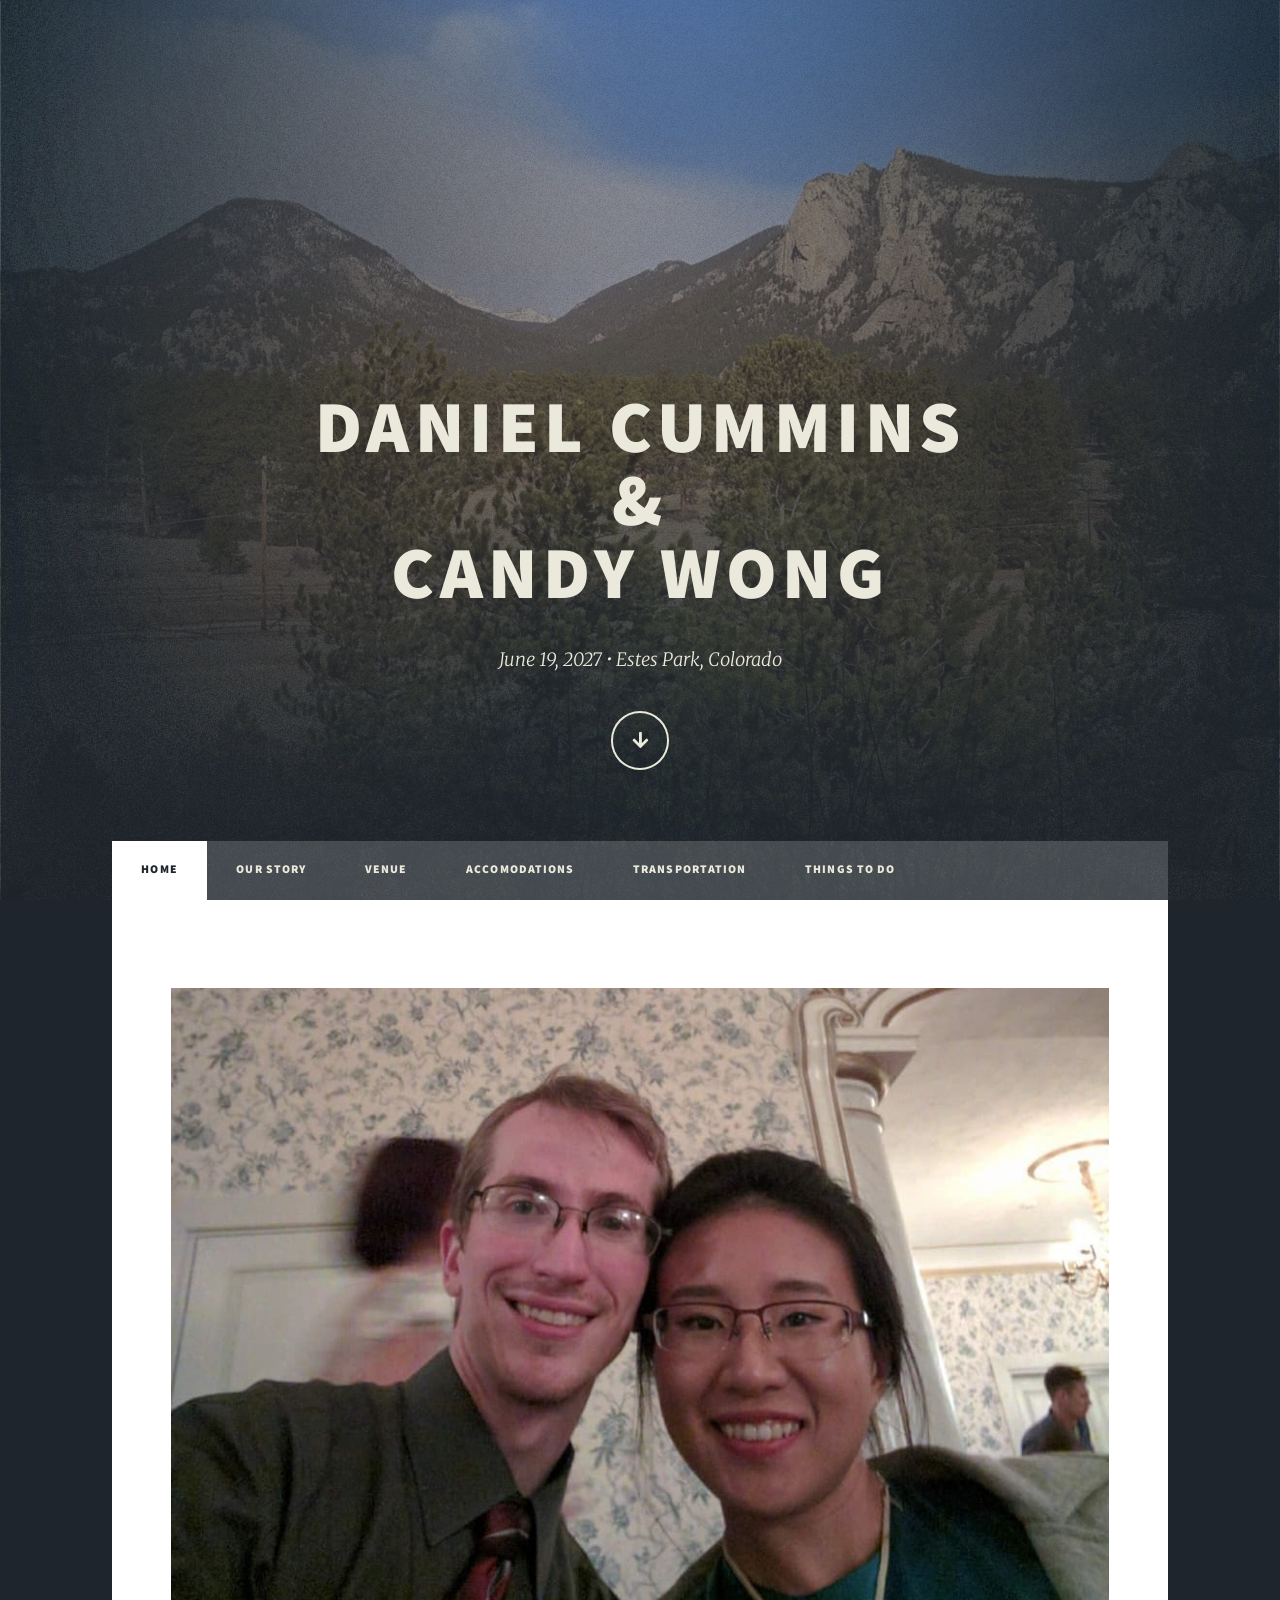
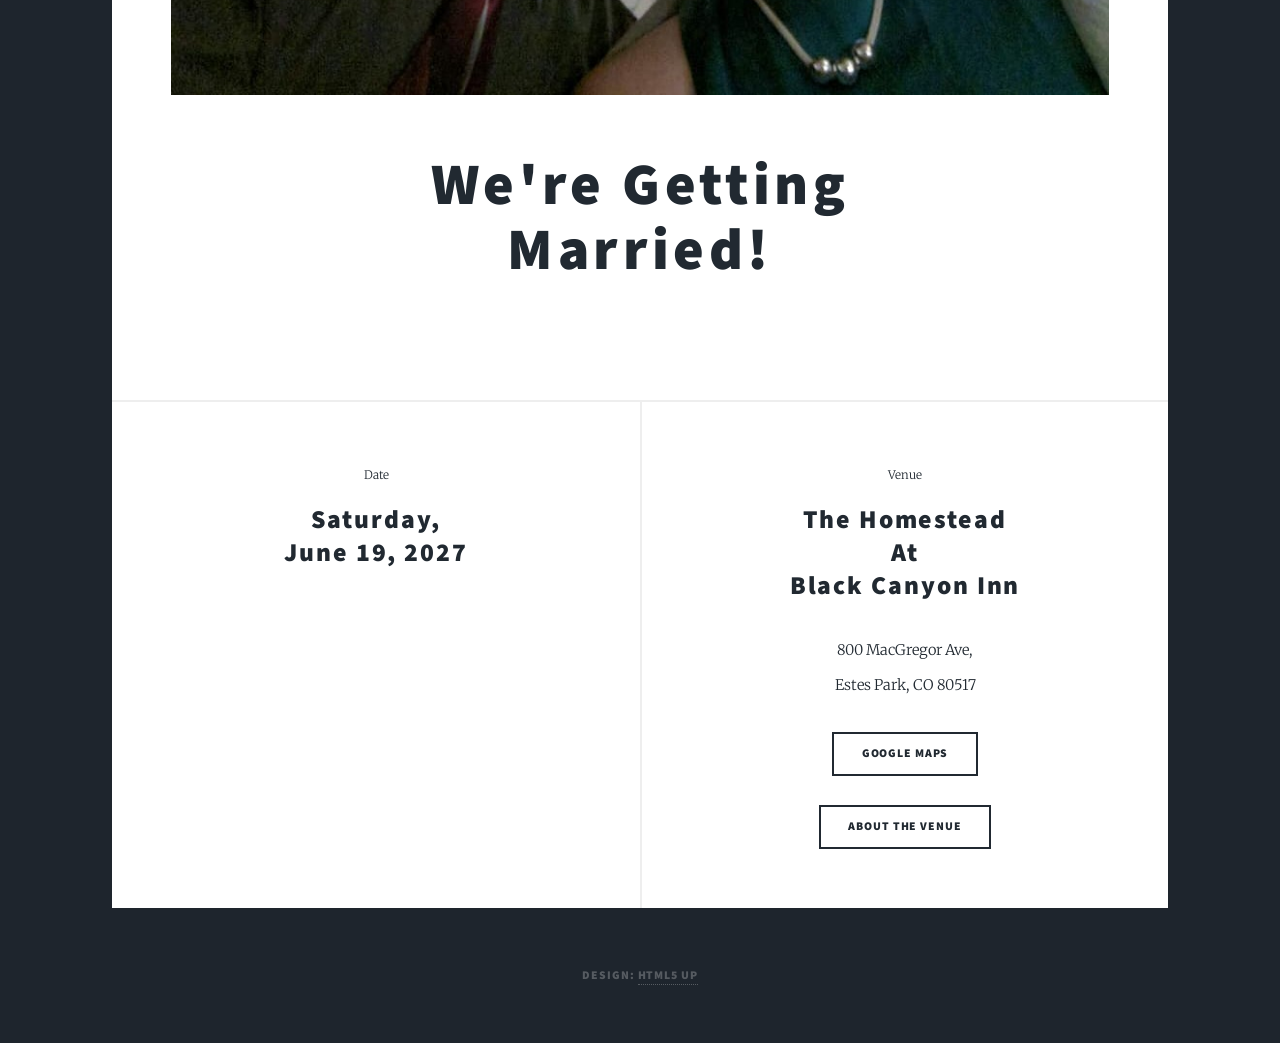
<file: index.html>
<!DOCTYPE HTML>
<!--
	Massively by HTML5 UP
	html5up.net | @ajlkn
	Free for personal and commercial use under the CCA 3.0 license (html5up.net/license)
-->
<html>
	<head>
		<title>Daniel Cummins and Candy Wong's Wedding Website</title>
		<meta charset="utf-8" />
		<meta name="viewport" content="width=device-width, initial-scale=1, user-scalable=no" />
		<link rel="stylesheet" href="assets/css/main.css" />
		<noscript><link rel="stylesheet" href="assets/css/noscript.css" /></noscript>
	</head>
	<body class="is-preload">

		<!-- Wrapper -->
			<div id="wrapper" class="fade-in">

				<!-- Intro -->
					<div id="intro">
						<h1>Daniel Cummins <br> &amp; <br> Candy Wong</h1>
						<p>June 19, 2027 • Estes Park, Colorado</p>
						<ul class="actions">
							<li><a href="#header" class="button icon solid solo fa-arrow-down scrolly">Continue</a></li>
						</ul>
					</div>

				<!-- Header -->
					<header id="header">
						<a href="index.html" class="logo">Dan &amp; Candy</a>
					</header>

				<!-- Nav -->
					<nav id="nav">
					<ul class="links">
							<li class="active"><a href="index.html">Home</a></li>
							<li><a href="ourstory.html">Our Story</a></li>
							<li><a href="venue.html">Venue</a></li>
							<li><a href="accomodations.html">Accomodations</a></li>
							<li><a href="transportation.html">Transportation</a></li>
							<li><a href="thingstodo.html">Things To Do</a></li>
						</ul>
					</nav>
				<!-- Main -->
					<div id="main">

						<!-- Featured Post -->
							<article class="post featured">
								<header class="major">
									<img alt="" class="image main" src="images/pic01.jpg">
									<h2><p>We're getting <br>married!</p></h2>
								</header>
							</article>

						<!-- Posts -->
							<section class="posts">
								<article>
									<header>
										<span class="date">Date</span>
										<h2><p>Saturday, <br>June 19, 2027</p></h2>
									</header>
									
									
									
								</article>
								<article>
									<header>
										<span class="date">Venue</span>
										<h2><p>The Homestead <br>at <br>Black Canyon Inn</p></h2>
									</header>
									
									<p>800 MacGregor Ave, <br>
									Estes Park, CO 80517</p>
									<ul class="actions special">
										<li><a href="https://maps.app.goo.gl/2oAVQhCdxTGJn1Vv8" class="button">Google Maps</a></li>
									</ul>
<ul class="actions special">
									<li><a href="venue.html" class="button">About the Venue</a></li>
									</ul>
								</article>								
							</section>


					</div>


				<!-- Footer -->
					<footer id="footer">
					</footer>

				<!-- Copyright -->
					<div id="copyright">
						<ul><li>Design: <a href="https://html5up.net">HTML5 UP</a></li></ul>
					</div>

			</div>

		<!-- Scripts -->
			<script src="assets/js/jquery.min.js"></script>
			<script src="assets/js/jquery.scrollex.min.js"></script>
			<script src="assets/js/jquery.scrolly.min.js"></script>
			<script src="assets/js/browser.min.js"></script>
			<script src="assets/js/breakpoints.min.js"></script>
			<script src="assets/js/util.js"></script>
			<script src="assets/js/main.js"></script>

	</body>
</html>
</file>
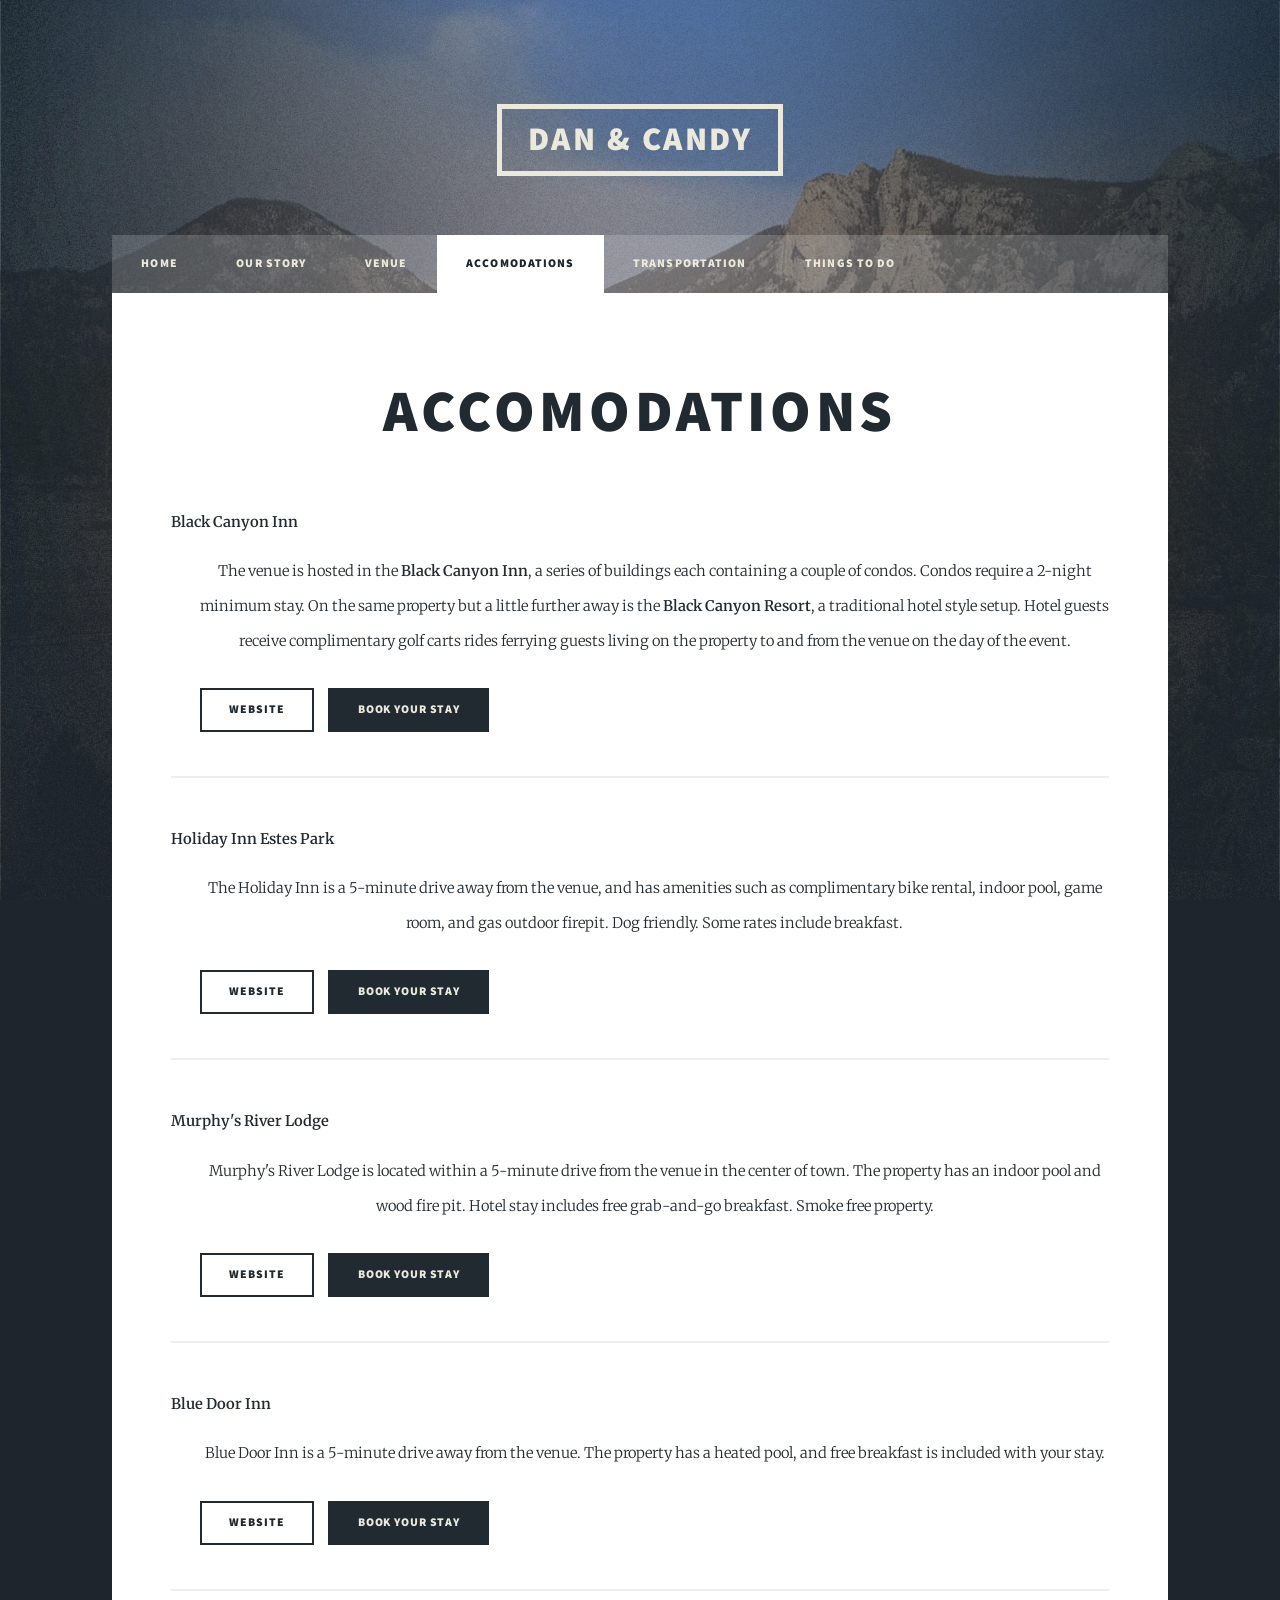
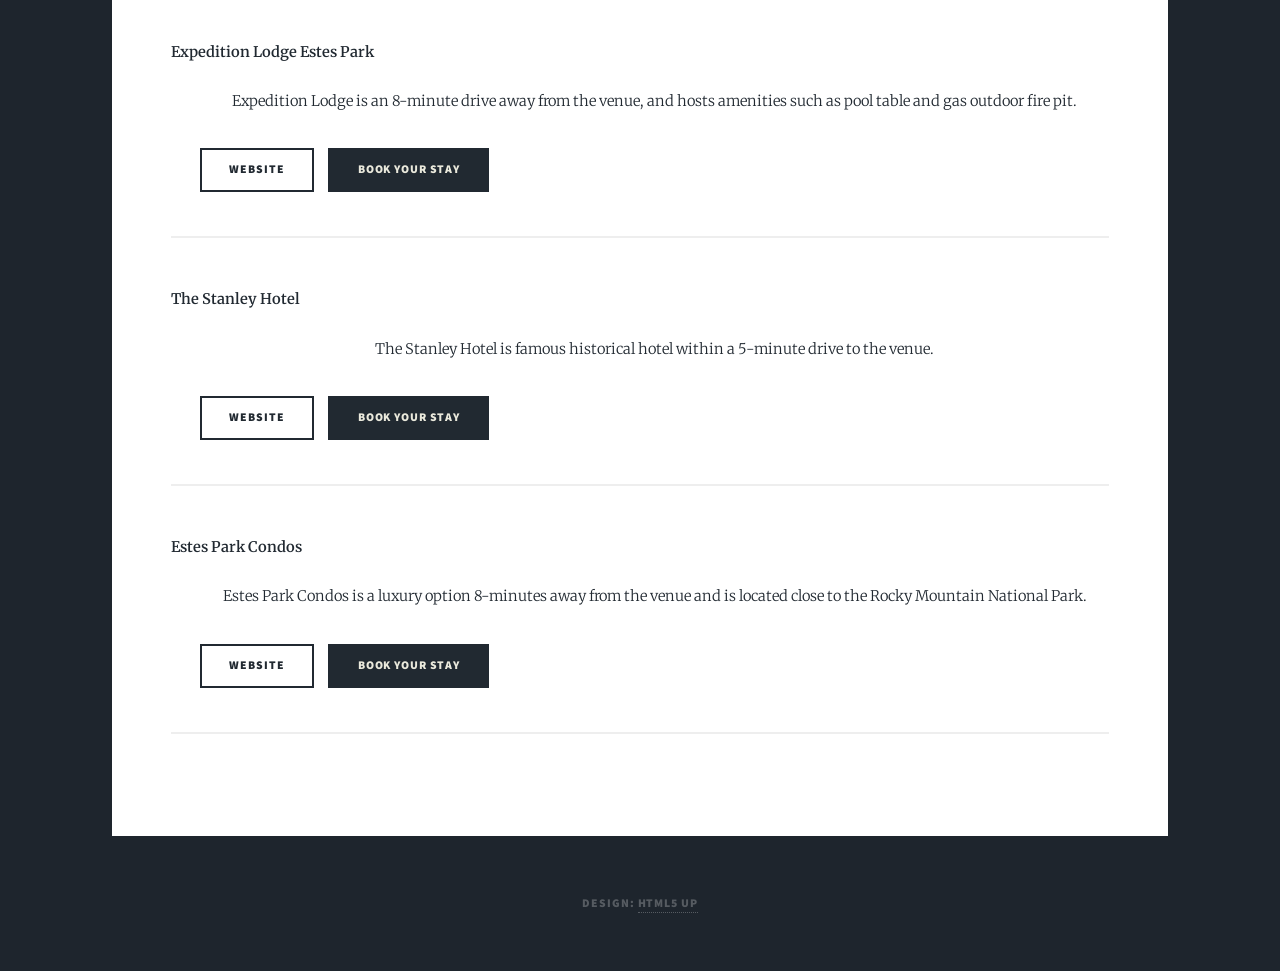
<file: accomodations.html>
<!DOCTYPE HTML>
<!--
	Massively by HTML5 UP
	html5up.net | @ajlkn
	Free for personal and commercial use under the CCA 3.0 license (html5up.net/license)
-->
<html>
	<head>
		<title>Daniel Cummins and Candy Wong's Wedding Website</title>
		<meta charset="utf-8" />
		<meta name="viewport" content="width=device-width, initial-scale=1, user-scalable=no" />
		<link rel="stylesheet" href="assets/css/main.css" />
		<noscript><link rel="stylesheet" href="assets/css/noscript.css" /></noscript>
	</head>
	<body class="is-preload">

		<!-- Wrapper -->
			<div id="wrapper">

				<!-- Header -->
					<header id="header">
						<a href="index.html" class="logo">Dan &amp; Candy</a>
					</header>

				<!-- Nav -->
					<nav id="nav">
						
						
					<ul class="links">
							<li><a href="index.html">Home</a></li>
							<li><a href="ourstory.html">Our Story</a></li>
							<li><a href="venue.html">Venue</a></li>
							<li class="active"><a href="accomodations.html">Accomodations</a></li>
							<li><a href="transportation.html">Transportation</a></li>
							<li><a href="thingstodo.html">Things To Do</a></li>
						</ul></nav>

				<!-- Main -->
					<div id="main">

						<!-- Post -->
							<section class="post">
								<header class="major">
									<h1>Accomodations</h1>
								</header>
								<dl>
									<dt>Black Canyon Inn</dt>
									<dd>
										<p>The venue is hosted in the <b>Black Canyon Inn</b>, a series of buildings each containing a couple of condos. Condos require a 2-night minimum stay. On the same property but a little further away is the <b>Black Canyon Resort</b>, a traditional hotel style setup. Hotel guests receive complimentary golf carts rides ferrying guests living on the property to and from the venue on the day of the event. </p>
										<ul class="actions">
										<li><a href="https://blackcanyoninn.com" class="button">Website</a></li>
										<li><a href="https://blackcanyoninn.com/vrp/search/results/?search%5Bbedrooms%5D=&bedroom_exact_value=&search%5Bbathrooms%5D=&search%5BAdults%5D=&search%5Bcity%5D=&search%5Btype%5D%5B%5D=Black+Canyon+Inn&search%5Btype%5D%5B%5D=Black+Canyon+Resort&search-arrival=Jun+18%2C+2027&search%5Barrival%5D=06%2F18%2F2027&search-departure=Jun+20%2C+2027&search%5Bdeparture%5D=06%2F20%2F2027&showmax=true&search%5Bshow%5D=1000&search%5Bsort%5D=random&search%5Brandom%5D=1&search%5Border%5D=17&search%5Bshowmax%5D=true&search%5Bbedroom_exact%5D=0&search%5Bbathroom_exact%5D=0&search%5Battrs_exact%5D=1" class="button primary">Book your stay</a></li></ul>
									</dd><hr />

									<dt>Holiday Inn Estes Park</dt>
									<dd>
										<p>The Holiday Inn is a 5-minute drive away from the venue, and has amenities such as complimentary bike rental, indoor pool, game room, and gas outdoor firepit. Dog friendly. Some rates include breakfast. </p>
										<ul class="actions">
										<li><a href="https://www.ihg.com/holidayinn/hotels/us/en/estes-park/denep/hoteldetail" class="button">Website</a></li>
										<li><a href="https://www.ihg.com/holidayinn/hotels/us/en/find-hotels/select-roomrate?fromRedirect=true&qSrt=sBR&qErm=false&qSlH=DENEP&qRms=2&qAdlt=1,1&qChld=0,0&qChAge=,&qCiD=18&qCiMy=052027&qCoD=20&qCoMy=052027&qAAR=6CBARC&qRtP=6CBARC&setPMCookies=true&qSHBrC=HI&qDest=101%20S%20Saint%20Vrain%20Ave,%20Estes%20Park,%20CO,%20US&qpMbw=0&qpMn=1&srb_u=1&qRmFltr=" class="button primary">Book your stay</a></li></ul>
									</dd><hr />
					
								

									<dt>Murphy's River Lodge</dt>
									<dd>
										<p>Murphy's River Lodge is located within a 5-minute drive from the venue in the center of town. The property has an indoor pool and wood fire pit. Hotel stay includes free grab-and-go breakfast. Smoke free property.</p>
										<ul class="actions">
										<li><a href="https://www.murphysriverlodge.com/" class="button">Website</a></li>
										<li><a href="https://guest.rezstream.com/select/murphys-river-lodge?CartId=3d1c1e5f-46d7-45fa-9901-758c4a5b471f" class="button primary">Book your stay</a></li></ul>
									</dd><hr />


									<dt>Blue Door Inn</dt>
									<dd>
										<p>Blue Door Inn is a 5-minute drive away from the venue. The property has a heated pool, and free breakfast is included with your stay.</p>
										<ul class="actions">
										<li><a href="https://bluedoorinnestes.com/" class="button">Website</a></li>
										<li><a href="https://booking.hotelkeyapp.com/v2/index.html#/booking/select-rooms?pc=0486&property_id=cb8523ef-c32c-4363-9109-87289d07c530&url=https%3A%2F%2Fbluedoorinnestes.com%2F" class="button primary">Book your stay</a></li></ul>
									</dd><hr />

									<dt>Expedition Lodge Estes Park</dt>
									<dd>
										<p>Expedition Lodge is an 8-minute drive away from the venue, and hosts amenities such as pool table and gas outdoor fire pit.</p>
										<ul class="actions">
										<li><a href="https://expeditionlodgeestespark.com/" class="button">Website</a></li>
										<li><a href="https://direct-book.com/properties/ExpeditionLodgeEstesParkdirect?locale=en&items[0][adults]=2&items[0][children]=0&items[0][infants]=0&currency=USD&checkInDate=2027-06-18&checkOutDate=2027-06-20&trackPage=no" class="button primary">Book your stay</a></li></ul>
									</dd><hr />

									<dt>The Stanley Hotel</dt>
									<dd>
										<p>The Stanley Hotel is famous historical hotel within a 5-minute drive to the venue.</p>
										<ul class="actions">
										<li><a href="https://www.stanleyhotel.com/" class="button">Website</a></li>
										<li><a href="https://be.synxis.com/?_gl=1*1s99ri3*_gcl_au*NzMzMzA4Njg5LjE3OTMwMjkxMzQ.&adult=2&arrive=2027-06-18&chain=6052&child=0&currency=USD&depart=2027-06-20&hotel=97787&level=hotel&locale=en-US&productcurrency=USD&rooms=1" class="button primary">Book your stay</a></li></ul>
									</dd><hr />

									<dt>Estes Park Condos</dt>
									<dd>
										<p>Estes Park Condos is a luxury option 8-minutes away from the venue and is located close to the Rocky Mountain National Park.</p>
										<ul class="actions">
										<li><a href="https://www.estesparkcondos.com/" class="button">Website</a></li>
										<li><a href="https://www.estesparkcondos.com/search?city=Estes+Park&start=2027-06-18&end=2027-06-20&numberOfGuests=2" class="button primary">Book your stay</a></li></ul>
									</dd><hr />
					
								</dl>

							</section>

					</div>

				<!-- Footer -->
					

				<!-- Copyright -->
					<div id="copyright">
						<ul><li>Design: <a href="https://html5up.net">HTML5 UP</a></li></ul>
					</div>

			</div>

		<!-- Scripts -->
			<script src="assets/js/jquery.min.js"></script>
			<script src="assets/js/jquery.scrollex.min.js"></script>
			<script src="assets/js/jquery.scrolly.min.js"></script>
			<script src="assets/js/browser.min.js"></script>
			<script src="assets/js/breakpoints.min.js"></script>
			<script src="assets/js/util.js"></script>
			<script src="assets/js/main.js"></script>

	</body>
</html>
</file>
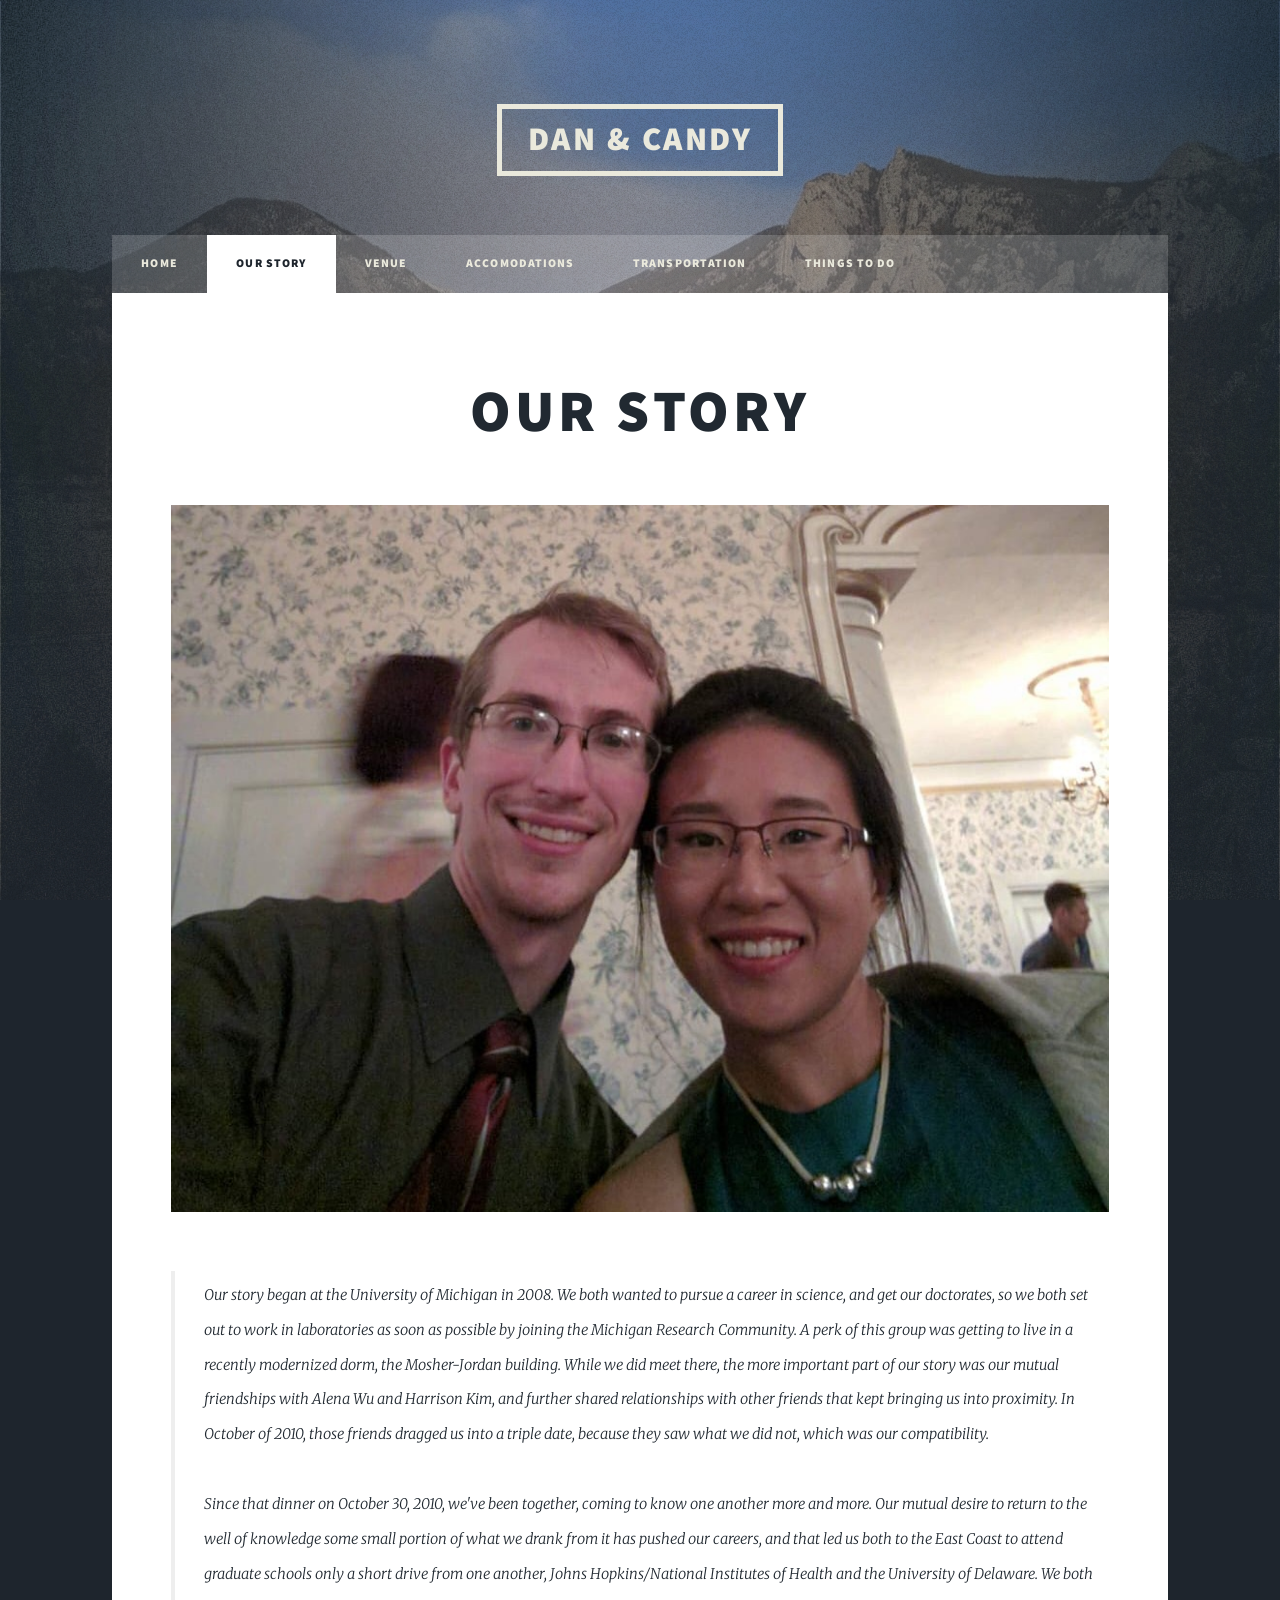
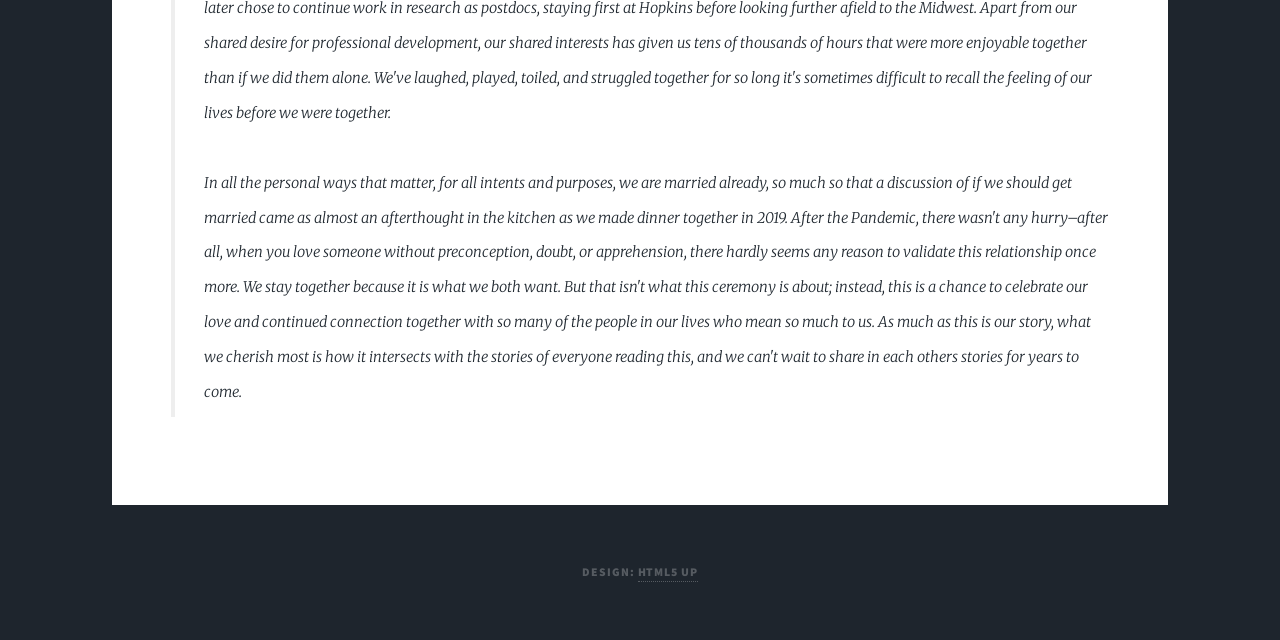
<file: ourstory.html>
<!DOCTYPE HTML>
<!--
	Massively by HTML5 UP
	html5up.net | @ajlkn
	Free for personal and commercial use under the CCA 3.0 license (html5up.net/license)
-->
<html>
	<head>
		<title>Daniel Cummins and Candy Wong's Wedding Website</title>
		<meta charset="utf-8" />
		<meta name="viewport" content="width=device-width, initial-scale=1, user-scalable=no" />
		<link rel="stylesheet" href="assets/css/main.css" />
		<noscript><link rel="stylesheet" href="assets/css/noscript.css" /></noscript>
	</head>
	<body class="is-preload">

		<!-- Wrapper -->
			<div id="wrapper">

				<!-- Header -->
					<header id="header">
						<a href="index.html" class="logo">Dan &amp; Candy</a>
					</header>

				<!-- Nav -->
					<nav id="nav">
						
						
					<ul class="links">
							<li><a href="index.html">Home</a></li>
							<li class="active"><a href="ourstory.html">Our Story</a></li>
							<li><a href="venue.html">Venue</a></li>
							<li><a href="accomodations.html">Accomodations</a></li>
							<li><a href="transportation.html">Transportation</a></li>
							<li><a href="thingstodo.html">Things To Do</a></li>
						</ul></nav>

				<!-- Main -->
					<div id="main">

						<!-- Post -->
							<section class="post">
								<header class="major">
									<h1>Our story</h1>
								</header>
								<div class="image main"><img src="images/pic01.jpg" alt="" /></div>
								<blockquote>Our story began at the University of Michigan in 2008. We both wanted to pursue a career in science, and get our doctorates, so we both set out to work in laboratories as soon as possible by joining the Michigan Research Community. A perk of this group was getting to live in a recently modernized dorm, the Mosher-Jordan building. While we did meet there, the more important part of our story was our mutual friendships with Alena Wu and Harrison Kim, and further shared relationships with other friends that kept bringing us into proximity. In October of 2010, those friends dragged us into a triple date, because they saw what we did not, which was our compatibility.<br><br>
 
Since that dinner on October 30, 2010, we've been together, coming to know one another more and more. Our mutual desire to return to the well of knowledge some small portion of what we drank from it has pushed our careers, and that led us both to the East Coast to attend graduate schools only a short drive from one another, Johns Hopkins/National Institutes of Health and the University of Delaware. We both later chose to continue work in research as postdocs, staying first at Hopkins before looking further afield to the Midwest. Apart from our shared desire for professional development, our shared interests has given us tens of thousands of hours that were more enjoyable together than if we did them alone. We've laughed, played, toiled, and struggled together for so long it's sometimes difficult to recall the feeling of our lives before we were together.<br><br>

In all the personal ways that matter, for all intents and purposes, we are married already, so much so that a discussion of if we should get married came as almost an afterthought in the kitchen as we made dinner together in 2019. After the Pandemic, there wasn't any hurry–after all, when you love someone without preconception, doubt, or apprehension, there hardly seems any reason to validate this relationship once more. We stay together because it is what we both want. But that isn't what this ceremony is about; instead, this is a chance to celebrate our love and continued connection together with so many of the people in our lives who mean so much to us. As much as this is our story, what we cherish most is how it intersects with the stories of everyone reading this, and we can't wait to share in each others stories for years to come.</blockquote>
							</section>

					</div>

				<!-- Footer -->
					

				<!-- Copyright -->
					<div id="copyright">
						<ul><li>Design: <a href="https://html5up.net">HTML5 UP</a></li></ul>
					</div>

			</div>

		<!-- Scripts -->
			<script src="assets/js/jquery.min.js"></script>
			<script src="assets/js/jquery.scrollex.min.js"></script>
			<script src="assets/js/jquery.scrolly.min.js"></script>
			<script src="assets/js/browser.min.js"></script>
			<script src="assets/js/breakpoints.min.js"></script>
			<script src="assets/js/util.js"></script>
			<script src="assets/js/main.js"></script>

	</body>
</html>
</file>
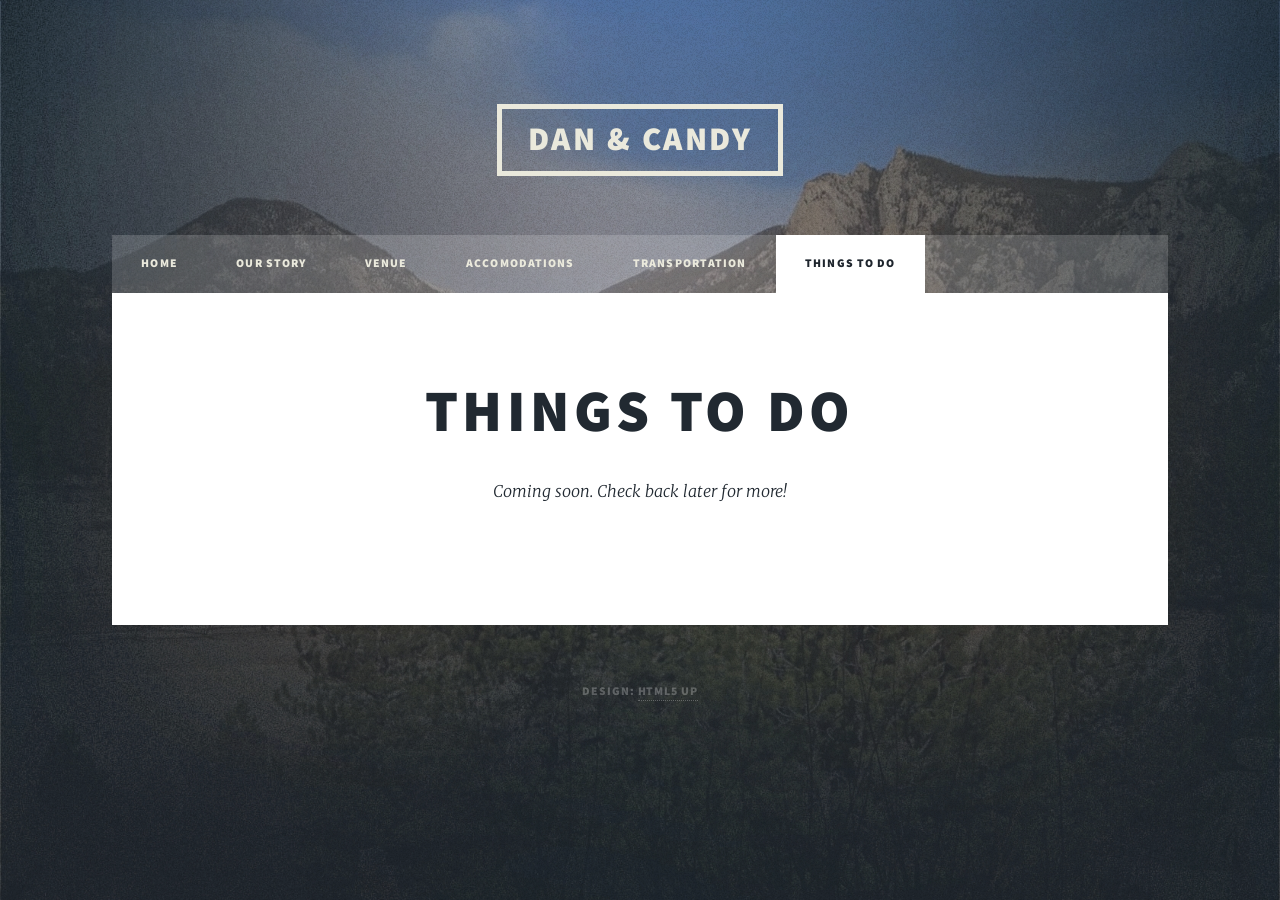
<file: thingstodo.html>
<!DOCTYPE HTML>
<!--
	Massively by HTML5 UP
	html5up.net | @ajlkn
	Free for personal and commercial use under the CCA 3.0 license (html5up.net/license)
-->
<html>
	<head>
		<title>Daniel Cummins and Candy Wong's Wedding Website</title>
		<meta charset="utf-8" />
		<meta name="viewport" content="width=device-width, initial-scale=1, user-scalable=no" />
		<link rel="stylesheet" href="assets/css/main.css" />
		<noscript><link rel="stylesheet" href="assets/css/noscript.css" /></noscript>
	</head>
	<body class="is-preload">

		<!-- Wrapper -->
			<div id="wrapper">

				<!-- Header -->
					<header id="header">
						<a href="index.html" class="logo">Dan &amp; Candy</a>
					</header>

				<!-- Nav -->
					<nav id="nav">
						
						
					<ul class="links">
							<li><a href="index.html">Home</a></li>
							<li><a href="ourstory.html">Our Story</a></li>
							<li><a href="venue.html">Venue</a></li>
							<li><a href="accomodations.html">Accomodations</a></li>
							<li><a href="transportation.html">Transportation</a></li>
							<li class="active"><a href="thingstodo.html">Things To Do</a></li>
						</ul></nav>

				<!-- Main -->
					<div id="main">

						<!-- Post -->
							<section class="post">
								<header class="major">
									<h1>Things To Do</h1>
									<p>Coming soon. Check back later for more!</p>
								</header>
								
								<p></p>
							</section>

					</div>

				<!-- Footer -->
					

				<!-- Copyright -->
					<div id="copyright">
						<ul><li>Design: <a href="https://html5up.net">HTML5 UP</a></li></ul>
					</div>

			</div>

		<!-- Scripts -->
			<script src="assets/js/jquery.min.js"></script>
			<script src="assets/js/jquery.scrollex.min.js"></script>
			<script src="assets/js/jquery.scrolly.min.js"></script>
			<script src="assets/js/browser.min.js"></script>
			<script src="assets/js/breakpoints.min.js"></script>
			<script src="assets/js/util.js"></script>
			<script src="assets/js/main.js"></script>

	</body>
</html>
</file>
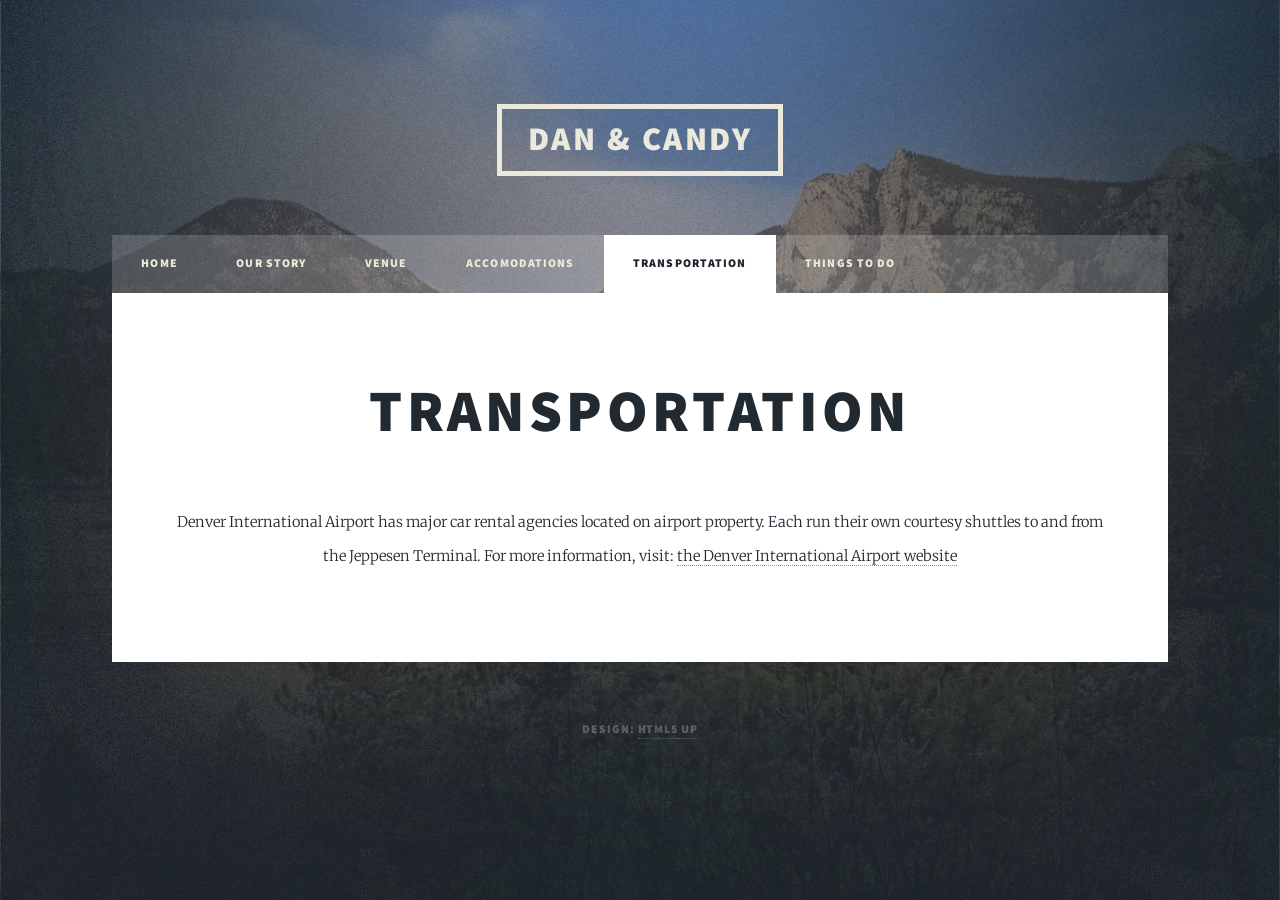
<file: transportation.html>
<!DOCTYPE HTML>
<!--
	Massively by HTML5 UP
	html5up.net | @ajlkn
	Free for personal and commercial use under the CCA 3.0 license (html5up.net/license)
-->
<html>
	<head>
		<title>Daniel Cummins and Candy Wong's Wedding Website</title>
		<meta charset="utf-8" />
		<meta name="viewport" content="width=device-width, initial-scale=1, user-scalable=no" />
		<link rel="stylesheet" href="assets/css/main.css" />
		<noscript><link rel="stylesheet" href="assets/css/noscript.css" /></noscript>
	</head>
	<body class="is-preload">

		<!-- Wrapper -->
			<div id="wrapper">

				<!-- Header -->
					<header id="header">
						<a href="index.html" class="logo">Dan &amp; Candy</a>
					</header>

				<!-- Nav -->
					<nav id="nav">
						
						
					<ul class="links">
							<li><a href="index.html">Home</a></li>
							<li><a href="ourstory.html">Our Story</a></li>
							<li><a href="venue.html">Venue</a></li>
							<li><a href="accomodations.html">Accomodations</a></li>
							<li class="active"><a href="transportation.html">Transportation</a></li>
							<li><a href="thingstodo.html">Things To Do</a></li>
						</ul></nav>

				<!-- Main -->
					<div id="main">

						<!-- Post -->
							<section class="post">
								<header class="major">
									<h1>Transportation</h1>
									
								</header>
								
								<p>Denver International Airport has major car rental agencies located on airport property. Each run their own courtesy shuttles to and from the Jeppesen Terminal. For more information, visit: <a href="https://www.flydenver.com/parking-and-transportation/to-and-from/rental-cars/">the Denver International Airport website</a></p>
								

							</section>

					</div>

				<!-- Footer -->
					

				<!-- Copyright -->
					<div id="copyright">
						<ul><li>Design: <a href="https://html5up.net">HTML5 UP</a></li></ul>
					</div>

			</div>

		<!-- Scripts -->
			<script src="assets/js/jquery.min.js"></script>
			<script src="assets/js/jquery.scrollex.min.js"></script>
			<script src="assets/js/jquery.scrolly.min.js"></script>
			<script src="assets/js/browser.min.js"></script>
			<script src="assets/js/breakpoints.min.js"></script>
			<script src="assets/js/util.js"></script>
			<script src="assets/js/main.js"></script>

	</body>
</html>
</file>
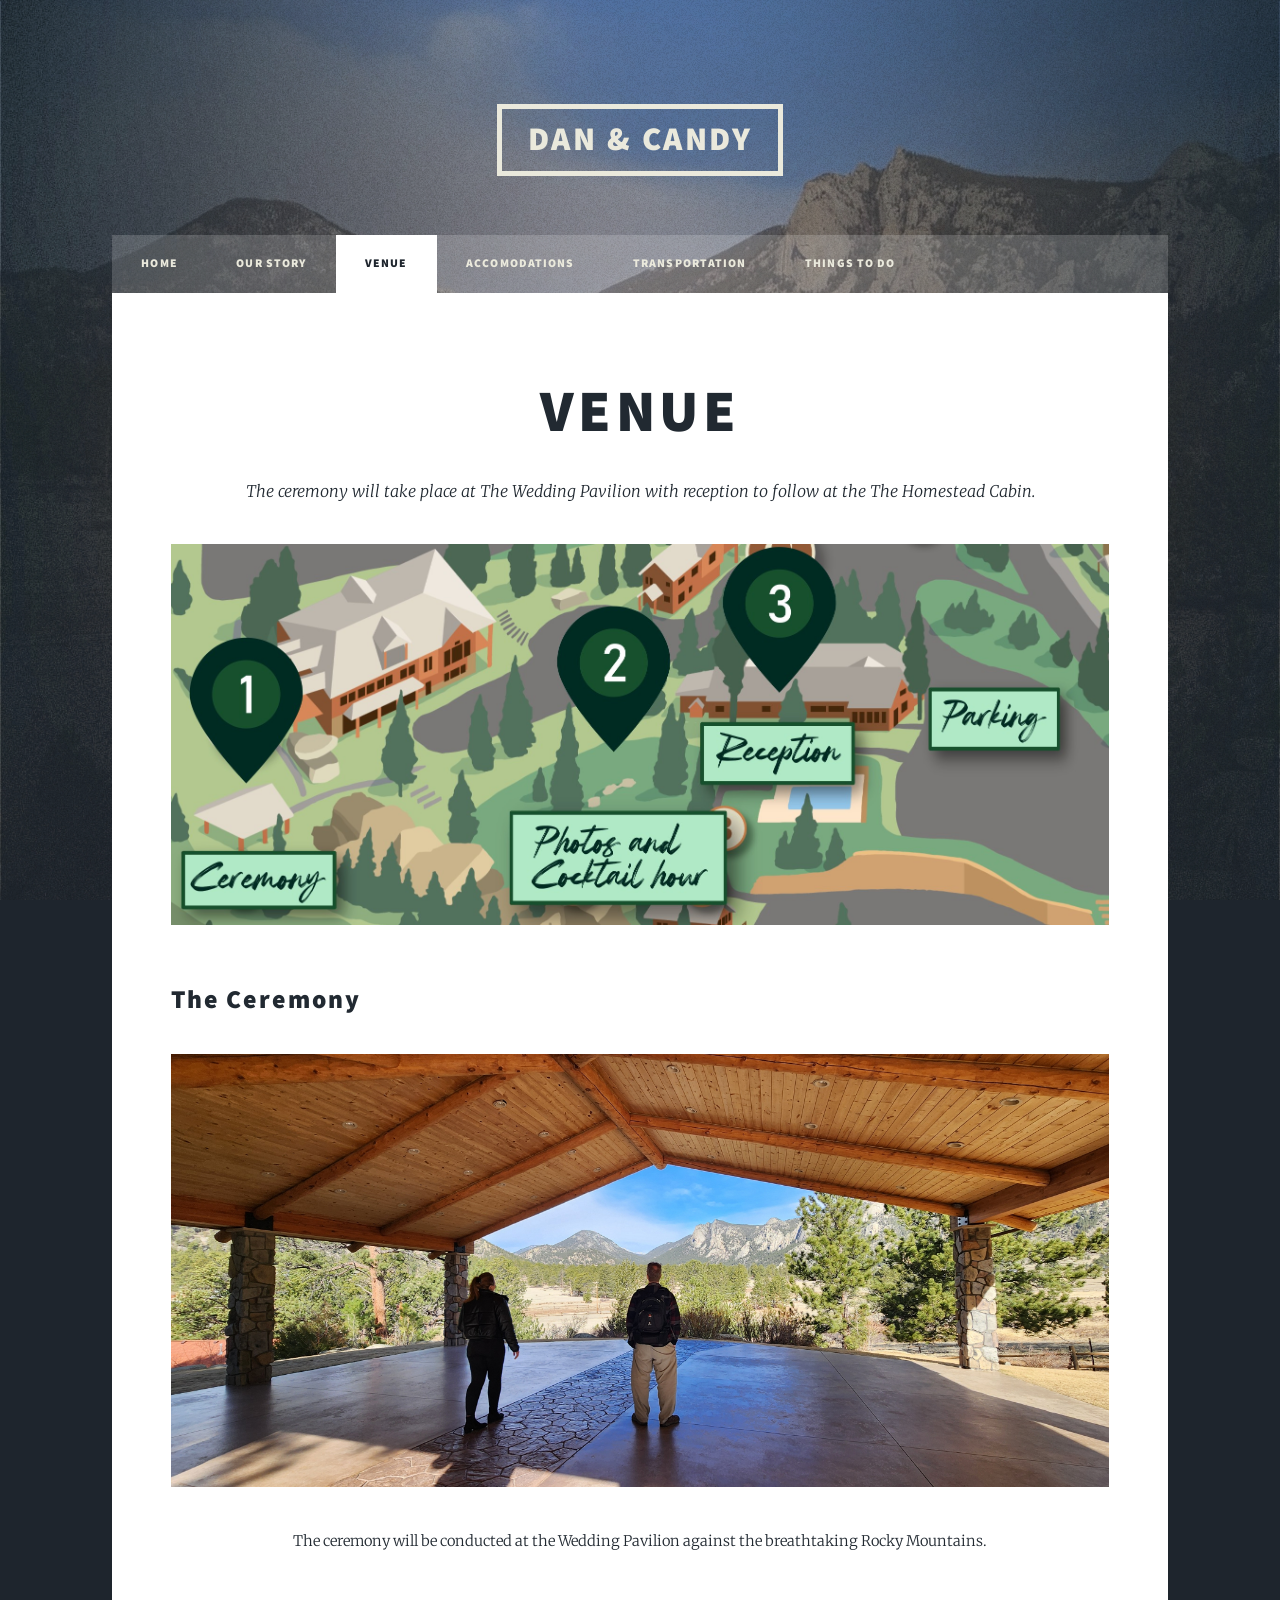
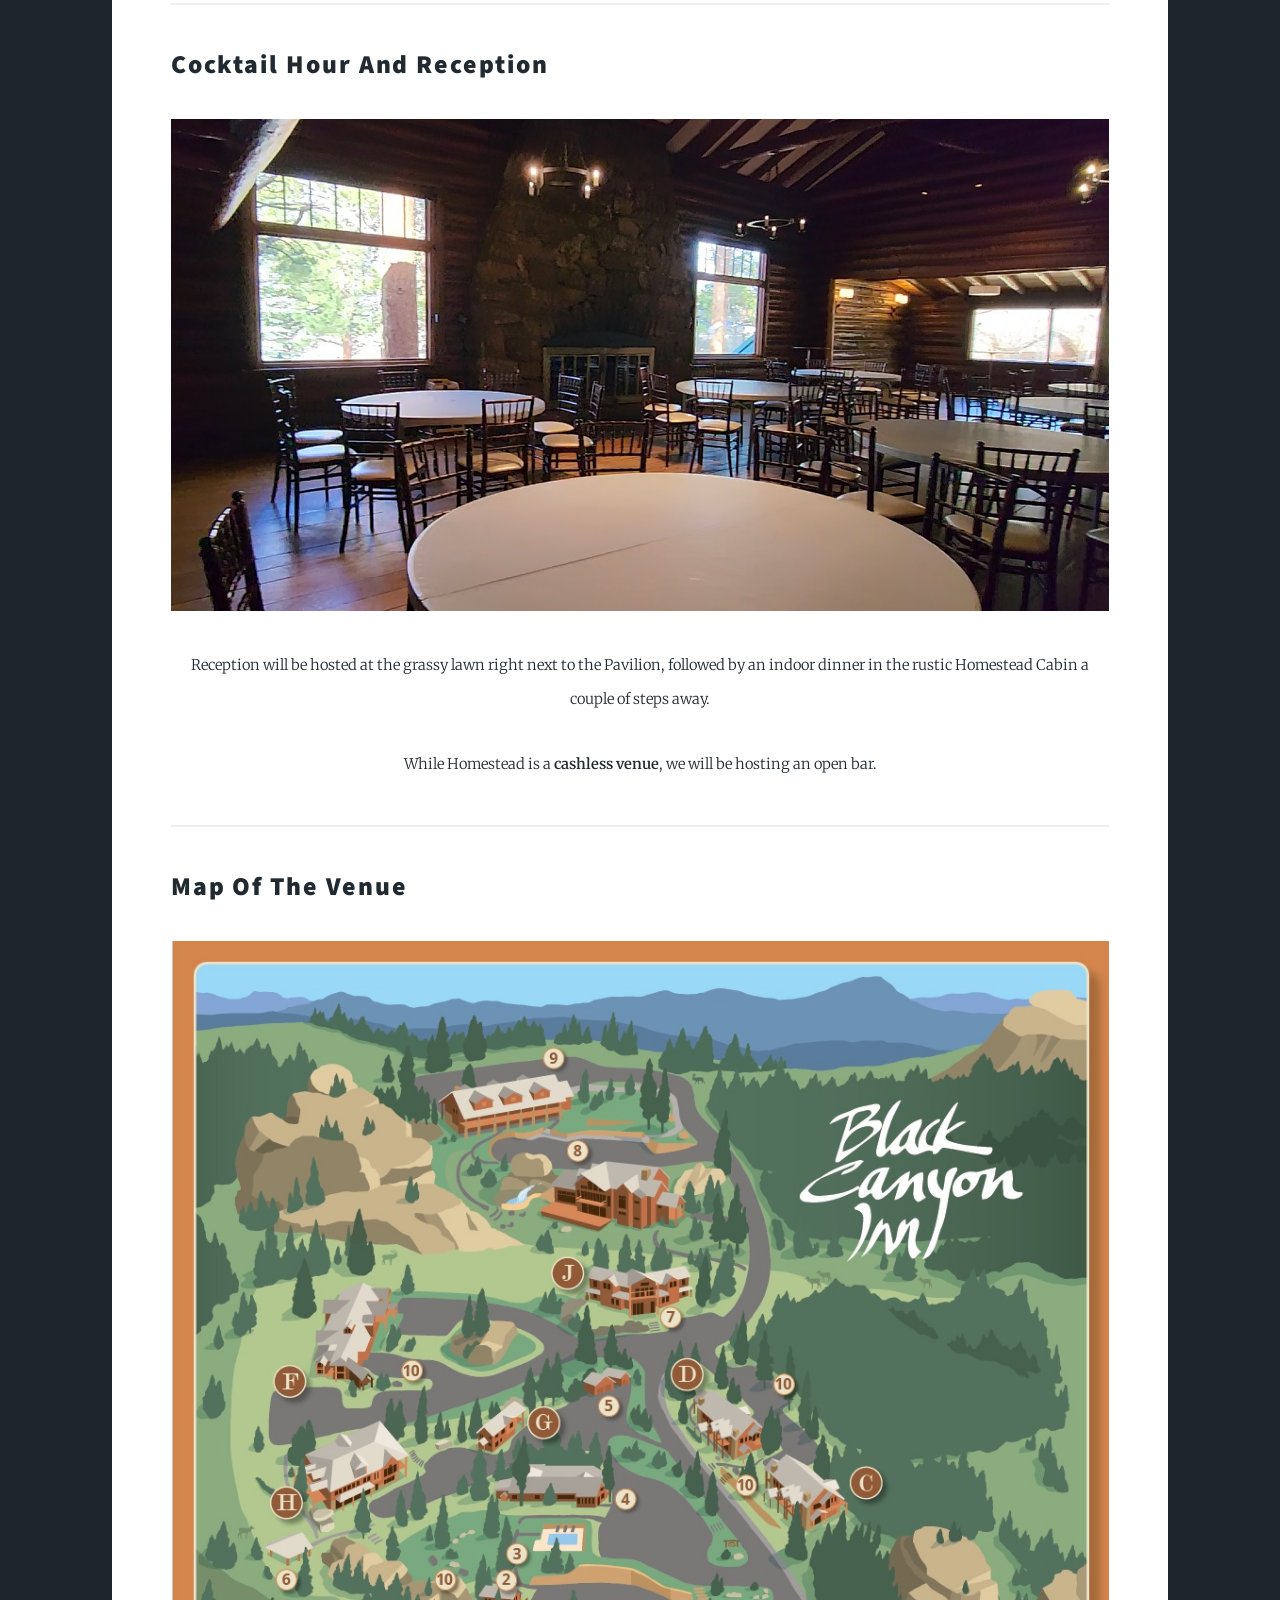
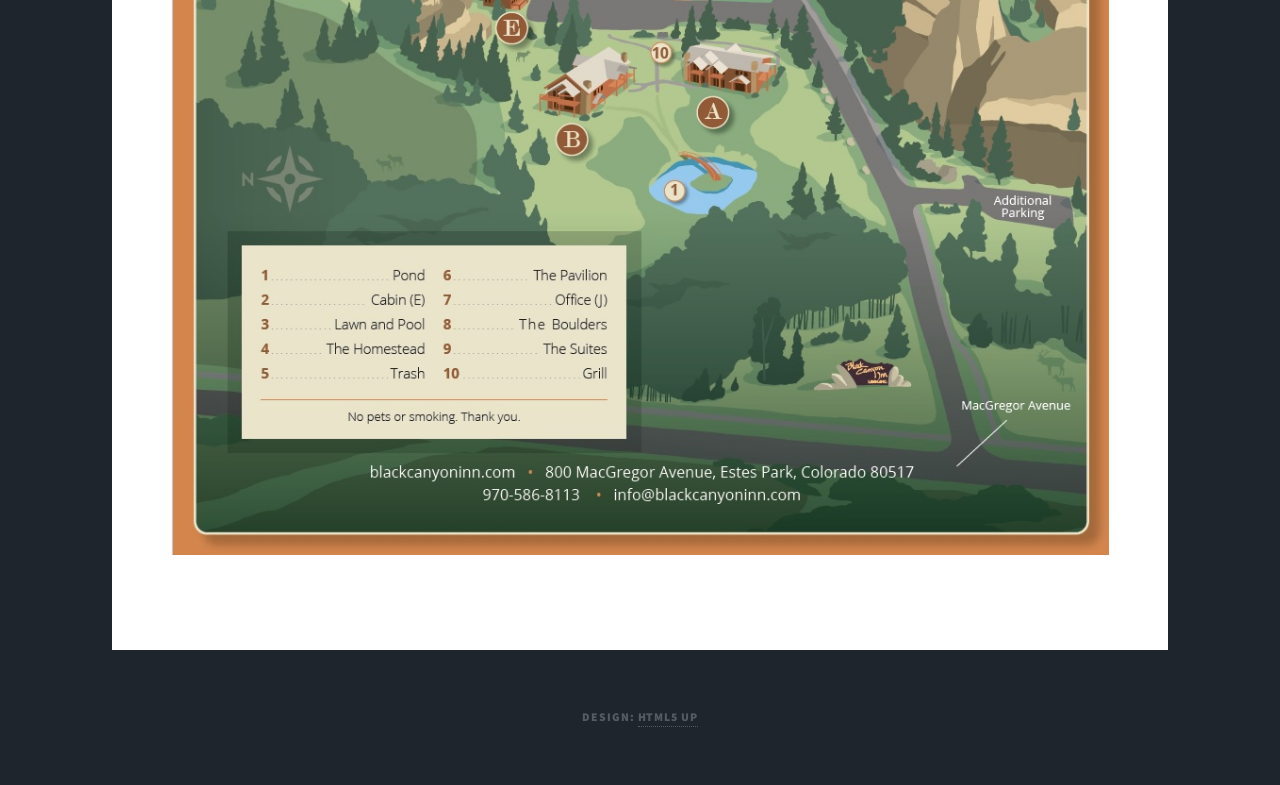
<file: venue.html>
<!DOCTYPE HTML>
<!--
	Massively by HTML5 UP
	html5up.net | @ajlkn
	Free for personal and commercial use under the CCA 3.0 license (html5up.net/license)
-->
<html>
	<head>
		<title>Daniel Cummins and Candy Wong's Wedding Website</title>
		<meta charset="utf-8" />
		<meta name="viewport" content="width=device-width, initial-scale=1, user-scalable=no" />
		<link rel="stylesheet" href="assets/css/main.css" />
		<noscript><link rel="stylesheet" href="assets/css/noscript.css" /></noscript>
	</head>
	<body class="is-preload">

		<!-- Wrapper -->
			<div id="wrapper">

				<!-- Header -->
					<header id="header">
						<a href="index.html" class="logo">Dan &amp; Candy</a>
					</header>

				<!-- Nav -->
					<nav id="nav">
						
						
					<ul class="links">
							<li><a href="index.html">Home</a></li>
							<li><a href="ourstory.html">Our Story</a></li>
							<li class="active"><a href="venue.html">Venue</a></li>
							<li><a href="accomodations.html">Accomodations</a></li>
							<li><a href="transportation.html">Transportation</a></li>
							<li><a href="thingstodo.html">Things To Do</a></li>
						</ul></nav>

				<!-- Main -->
					<div id="main">

						<!-- Post -->
							<section class="post">
								<header class="major">
									<h1>Venue</h1>
									<p>The ceremony will take place at The Wedding Pavilion with reception to follow at the The Homestead Cabin.</p>
<span class="image fit"><img src="images/markdown-map.jpg" alt="Map of the venue with markdown" /></span>
								</header>

								<!-- Text stuff -->
								<h2>The Ceremony</h2>
								
								
								<span class="image fit"><img src="images/pavilion.jpg" alt="The Wedding Pavilion" /></span>
								<p>The ceremony will be conducted at the Wedding Pavilion against the breathtaking Rocky Mountains.</p>
								<hr />
								<h2>Cocktail Hour and Reception</h2>
								<span class="image fit"><img src="images/cabin.jpg" alt="The Homestead Cabin" /></span>
								<p>Reception will be hosted at the grassy lawn right next to the Pavilion, followed by an indoor dinner in the rustic Homestead Cabin a couple of steps away.</p>
<p>While Homestead is a <b>cashless venue</b>, we will be hosting an open bar.</p>

								<hr />
								<h2>Map of the Venue</h2>
<span class="image fit"><img src="images/black-canyon-inn-map.jpg" alt="Map of Black Canyon Inn" /></span>
							</section>

					</div>

				<!-- Footer -->
					

				<!-- Copyright -->
					<div id="copyright">
						<ul><li>Design: <a href="https://html5up.net">HTML5 UP</a></li></ul>
					</div>

			</div>

		<!-- Scripts -->
			<script src="assets/js/jquery.min.js"></script>
			<script src="assets/js/jquery.scrollex.min.js"></script>
			<script src="assets/js/jquery.scrolly.min.js"></script>
			<script src="assets/js/browser.min.js"></script>
			<script src="assets/js/breakpoints.min.js"></script>
			<script src="assets/js/util.js"></script>
			<script src="assets/js/main.js"></script>

	</body>
</html>
</file>
<file: assets/css/main.css>
@import url(fontawesome-all.min.css);
@import url("https://fonts.googleapis.com/css?family=Merriweather:300,700,300italic,700italic|Source+Sans+Pro:900");

/*
	Massively by HTML5 UP
	html5up.net | @ajlkn
	Free for personal and commercial use under the CCA 3.0 license (html5up.net/license)
*/

html, body, div, span, applet, object,
iframe, h1, h2, h3, h4, h5, h6, p, blockquote,
pre, a, abbr, acronym, address, big, cite,
code, del, dfn, em, img, ins, kbd, q, s, samp,
small, strike, strong, sub, sup, tt, var, b,
u, i, center, dl, dt, dd, ol, ul, li, fieldset,
form, label, legend, table, caption, tbody,
tfoot, thead, tr, th, td, article, aside,
canvas, details, embed, figure, figcaption,
footer, header, hgroup, menu, nav, output, ruby,
section, summary, time, mark, audio, video {
	margin: 0;
	padding: 0;
	border: 0;
	font-size: 100%;
	font: inherit;
	vertical-align: baseline;}

article, aside, details, figcaption, figure,
footer, header, hgroup, menu, nav, section {
	display: block;}

body {
	line-height: 1;
}

ol, ul {
	list-style: none;
}

blockquote, q {
	quotes: none;
}

	blockquote:before, blockquote:after, q:before, q:after {
		content: '';
		content: none;
	}

table {
	border-collapse: collapse;
	border-spacing: 0;
}

body {
	-webkit-text-size-adjust: none;
}

mark {
	background-color: transparent;
	color: inherit;
}

input::-moz-focus-inner {
	border: 0;
	padding: 0;
}

input, select, textarea {
	-moz-appearance: none;
	-webkit-appearance: none;
	-ms-appearance: none;
	appearance: none;
}

/* Basic */

	@-ms-viewport {
		width: device-width;
	}

	body {
		-ms-overflow-style: scrollbar;
	}

	@media screen and (max-width: 480px) {

		html, body {
			min-width: 320px;
		}

	}

	html {
		box-sizing: border-box;
	}

	*, *:before, *:after {
		box-sizing: inherit;
	}

	body {
		background-color: #1e252d;
	}

		body.is-preload *, body.is-preload *:before, body.is-preload *:after {
			-moz-animation: none !important;
			-webkit-animation: none !important;
			-ms-animation: none !important;
			animation: none !important;
			-moz-transition: none !important;
			-webkit-transition: none !important;
			-ms-transition: none !important;
			transition: none !important;
		}

/* Type */

	html {
		font-size: 16pt;
	}

		@media screen and (max-width: 1680px) {

			html {
				font-size: 12pt;
			}

		}

		@media screen and (max-width: 1280px) {

			html {
				font-size: 11pt;
			}

		}

		@media screen and (max-width: 360px) {

			html {
				font-size: 10pt;
			}

		}

	body {
		color: #212931;
	}

	body, input, select, textarea {
		font-family: "Merriweather", Georgia, serif;
		font-weight: 300;
		font-size: 1rem;
		line-height: 2.375;
	}

	a {
		-moz-transition: color 0.2s ease-in-out, background-color 0.2s ease-in-out, border-color 0.2s ease-in-out, box-shadow 0.2s ease-in-out;
		-webkit-transition: color 0.2s ease-in-out, background-color 0.2s ease-in-out, border-color 0.2s ease-in-out, box-shadow 0.2s ease-in-out;
		-ms-transition: color 0.2s ease-in-out, background-color 0.2s ease-in-out, border-color 0.2s ease-in-out, box-shadow 0.2s ease-in-out;
		transition: color 0.2s ease-in-out, background-color 0.2s ease-in-out, border-color 0.2s ease-in-out, box-shadow 0.2s ease-in-out;
		border-bottom: dotted 1px;
		text-decoration: none;
	}

		a:hover {
			border-bottom-color: transparent;
		}

	strong, b {
		font-weight: 600;
	}

	em, i {
		font-style: italic;
	}

	p {
		text-align: center;
		margin: 0 0 2rem 0;
	}

	h1, h2, h3, h4, h5, h6 {
		font-family: "Source Sans Pro", Helvetica, sans-serif;
		font-weight: 900;
		line-height: 1.5;
		letter-spacing: 0.075em;
		
		margin: 0 0 1rem 0;
	}

		h1 a, h2 a, h3 a, h4 a, h5 a, h6 a {
			border-bottom: 0;
			color: inherit;
			text-decoration: none;
		}

	h1 {
		font-size: 4rem;
		line-height: 1.1;
		margin: 0 0 2rem 0;
		text-transform: uppercase;
	}

	h2 {
		font-size: 1.75rem;
		line-height: 1.3;
		margin: 0 0 1.5rem 0;
		text-transform: capitalize;
	}

	h3 {
		font-size: 1.25rem;
		margin: 0 0 1.5rem 0;
	}

	h4 {
		font-size: 1rem;
	}

	h5 {
		font-size: 0.9rem;
	}

	h6 {
		font-size: 0.8rem;
	}

	sub {
		font-size: 0.8rem;
		position: relative;
		top: 0.5rem;
	}

	sup {
		font-size: 0.8rem;
		position: relative;
		top: -0.5rem;
	}

	blockquote {
		border-left: solid 4px;
		font-style: italic;
		margin: 0 0 2rem 0;
		padding: 0.5rem 0 0.5rem 2rem;
	}

	code {
		border: solid 2px;
		font-family: "Courier New", monospace;
		font-size: 0.9rem;
		margin: 0 0.25rem;
		padding: 0.25rem 0.65rem;
	}

	pre {
		-webkit-overflow-scrolling: touch;
		font-family: "Courier New", monospace;
		font-size: 0.9rem;
		margin: 0 0 2rem 0;
	}

		pre code {
			display: block;
			line-height: 1.75;
			padding: 1rem 1.5rem;
			overflow-x: auto;
		}

	hr {
		border: 0;
		border-bottom: solid 2px;
		margin: 3rem 0;
	}

		hr.major {
			margin: 5rem 0;
		}

	.align-left {
		text-align: left;
	}

	.align-center {
		text-align: center;
	}

	.align-right {
		text-align: right;
	}

	input, select, textarea {
		color: #212931;
	}

	a {
		color: #212931;
		border-bottom-color: rgba(33, 41, 49, 0.5);
	}

		a:hover {
			border-bottom-color: transparent;
			color: #18bfef !important;
		}

	strong, b {
		color: #212931;
	}

	h1, h2, h3, h4, h5, h6 {
		color: #212931;
	}

	blockquote {
		border-left-color: #eeeeee;
	}

	code {
		background: rgba(220, 220, 220, 0.25);
		border-color: #eeeeee;
	}

	hr {
		border-bottom-color: #eeeeee;
	}

/* Row */

	.row {
		display: flex;
		flex-wrap: wrap;
		box-sizing: border-box;
		align-items: stretch;
	}

		.row > * {
			box-sizing: border-box;
		}

		.row.gtr-uniform > * > :last-child {
			margin-bottom: 0;
		}

		.row.aln-left {
			justify-content: flex-start;
		}

		.row.aln-center {
			justify-content: center;
		}

		.row.aln-right {
			justify-content: flex-end;
		}

		.row.aln-top {
			align-items: flex-start;
		}

		.row.aln-middle {
			align-items: center;
		}

		.row.aln-bottom {
			align-items: flex-end;
		}

		.row > .imp {
			order: -1;
		}

		.row > .col-1 {
			width: 8.33333%;
		}

		.row > .off-1 {
			margin-left: 8.33333%;
		}

		.row > .col-2 {
			width: 16.66667%;
		}

		.row > .off-2 {
			margin-left: 16.66667%;
		}

		.row > .col-3 {
			width: 25%;
		}

		.row > .off-3 {
			margin-left: 25%;
		}

		.row > .col-4 {
			width: 33.33333%;
		}

		.row > .off-4 {
			margin-left: 33.33333%;
		}

		.row > .col-5 {
			width: 41.66667%;
		}

		.row > .off-5 {
			margin-left: 41.66667%;
		}

		.row > .col-6 {
			width: 50%;
		}

		.row > .off-6 {
			margin-left: 50%;
		}

		.row > .col-7 {
			width: 58.33333%;
		}

		.row > .off-7 {
			margin-left: 58.33333%;
		}

		.row > .col-8 {
			width: 66.66667%;
		}

		.row > .off-8 {
			margin-left: 66.66667%;
		}

		.row > .col-9 {
			width: 75%;
		}

		.row > .off-9 {
			margin-left: 75%;
		}

		.row > .col-10 {
			width: 83.33333%;
		}

		.row > .off-10 {
			margin-left: 83.33333%;
		}

		.row > .col-11 {
			width: 91.66667%;
		}

		.row > .off-11 {
			margin-left: 91.66667%;
		}

		.row > .col-12 {
			width: 100%;
		}

		.row > .off-12 {
			margin-left: 100%;
		}

		.row.gtr-0 {
			margin-top: 0;
			margin-left: 0rem;
		}

			.row.gtr-0 > * {
				padding: 0 0 0 0rem;
			}

			.row.gtr-0.gtr-uniform {
				margin-top: 0rem;
			}

				.row.gtr-0.gtr-uniform > * {
					padding-top: 0rem;
				}

		.row.gtr-25 {
			margin-top: 0;
			margin-left: -0.375rem;
		}

			.row.gtr-25 > * {
				padding: 0 0 0 0.375rem;
			}

			.row.gtr-25.gtr-uniform {
				margin-top: -0.375rem;
			}

				.row.gtr-25.gtr-uniform > * {
					padding-top: 0.375rem;
				}

		.row.gtr-50 {
			margin-top: 0;
			margin-left: -0.75rem;
		}

			.row.gtr-50 > * {
				padding: 0 0 0 0.75rem;
			}

			.row.gtr-50.gtr-uniform {
				margin-top: -0.75rem;
			}

				.row.gtr-50.gtr-uniform > * {
					padding-top: 0.75rem;
				}

		.row {
			margin-top: 0;
			margin-left: -1.5rem;
		}

			.row > * {
				padding: 0 0 0 1.5rem;
			}

			.row.gtr-uniform {
				margin-top: -1.5rem;
			}

				.row.gtr-uniform > * {
					padding-top: 1.5rem;
				}

		.row.gtr-150 {
			margin-top: 0;
			margin-left: -2.25rem;
		}

			.row.gtr-150 > * {
				padding: 0 0 0 2.25rem;
			}

			.row.gtr-150.gtr-uniform {
				margin-top: -2.25rem;
			}

				.row.gtr-150.gtr-uniform > * {
					padding-top: 2.25rem;
				}

		.row.gtr-200 {
			margin-top: 0;
			margin-left: -3rem;
		}

			.row.gtr-200 > * {
				padding: 0 0 0 3rem;
			}

			.row.gtr-200.gtr-uniform {
				margin-top: -3rem;
			}

				.row.gtr-200.gtr-uniform > * {
					padding-top: 3rem;
				}

		@media screen and (max-width: 1680px) {

			.row {
				display: flex;
				flex-wrap: wrap;
				box-sizing: border-box;
				align-items: stretch;
			}

				.row > * {
					box-sizing: border-box;
				}

				.row.gtr-uniform > * > :last-child {
					margin-bottom: 0;
				}

				.row.aln-left {
					justify-content: flex-start;
				}

				.row.aln-center {
					justify-content: center;
				}

				.row.aln-right {
					justify-content: flex-end;
				}

				.row.aln-top {
					align-items: flex-start;
				}

				.row.aln-middle {
					align-items: center;
				}

				.row.aln-bottom {
					align-items: flex-end;
				}

				.row > .imp-xlarge {
					order: -1;
				}

				.row > .col-1-xlarge {
					width: 8.33333%;
				}

				.row > .off-1-xlarge {
					margin-left: 8.33333%;
				}

				.row > .col-2-xlarge {
					width: 16.66667%;
				}

				.row > .off-2-xlarge {
					margin-left: 16.66667%;
				}

				.row > .col-3-xlarge {
					width: 25%;
				}

				.row > .off-3-xlarge {
					margin-left: 25%;
				}

				.row > .col-4-xlarge {
					width: 33.33333%;
				}

				.row > .off-4-xlarge {
					margin-left: 33.33333%;
				}

				.row > .col-5-xlarge {
					width: 41.66667%;
				}

				.row > .off-5-xlarge {
					margin-left: 41.66667%;
				}

				.row > .col-6-xlarge {
					width: 50%;
				}

				.row > .off-6-xlarge {
					margin-left: 50%;
				}

				.row > .col-7-xlarge {
					width: 58.33333%;
				}

				.row > .off-7-xlarge {
					margin-left: 58.33333%;
				}

				.row > .col-8-xlarge {
					width: 66.66667%;
				}

				.row > .off-8-xlarge {
					margin-left: 66.66667%;
				}

				.row > .col-9-xlarge {
					width: 75%;
				}

				.row > .off-9-xlarge {
					margin-left: 75%;
				}

				.row > .col-10-xlarge {
					width: 83.33333%;
				}

				.row > .off-10-xlarge {
					margin-left: 83.33333%;
				}

				.row > .col-11-xlarge {
					width: 91.66667%;
				}

				.row > .off-11-xlarge {
					margin-left: 91.66667%;
				}

				.row > .col-12-xlarge {
					width: 100%;
				}

				.row > .off-12-xlarge {
					margin-left: 100%;
				}

				.row.gtr-0 {
					margin-top: 0;
					margin-left: 0rem;
				}

					.row.gtr-0 > * {
						padding: 0 0 0 0rem;
					}

					.row.gtr-0.gtr-uniform {
						margin-top: 0rem;
					}

						.row.gtr-0.gtr-uniform > * {
							padding-top: 0rem;
						}

				.row.gtr-25 {
					margin-top: 0;
					margin-left: -0.375rem;
				}

					.row.gtr-25 > * {
						padding: 0 0 0 0.375rem;
					}

					.row.gtr-25.gtr-uniform {
						margin-top: -0.375rem;
					}

						.row.gtr-25.gtr-uniform > * {
							padding-top: 0.375rem;
						}

				.row.gtr-50 {
					margin-top: 0;
					margin-left: -0.75rem;
				}

					.row.gtr-50 > * {
						padding: 0 0 0 0.75rem;
					}

					.row.gtr-50.gtr-uniform {
						margin-top: -0.75rem;
					}

						.row.gtr-50.gtr-uniform > * {
							padding-top: 0.75rem;
						}

				.row {
					margin-top: 0;
					margin-left: -1.5rem;
				}

					.row > * {
						padding: 0 0 0 1.5rem;
					}

					.row.gtr-uniform {
						margin-top: -1.5rem;
					}

						.row.gtr-uniform > * {
							padding-top: 1.5rem;
						}

				.row.gtr-150 {
					margin-top: 0;
					margin-left: -2.25rem;
				}

					.row.gtr-150 > * {
						padding: 0 0 0 2.25rem;
					}

					.row.gtr-150.gtr-uniform {
						margin-top: -2.25rem;
					}

						.row.gtr-150.gtr-uniform > * {
							padding-top: 2.25rem;
						}

				.row.gtr-200 {
					margin-top: 0;
					margin-left: -3rem;
				}

					.row.gtr-200 > * {
						padding: 0 0 0 3rem;
					}

					.row.gtr-200.gtr-uniform {
						margin-top: -3rem;
					}

						.row.gtr-200.gtr-uniform > * {
							padding-top: 3rem;
						}

		}

		@media screen and (max-width: 1280px) {

			.row {
				display: flex;
				flex-wrap: wrap;
				box-sizing: border-box;
				align-items: stretch;
			}

				.row > * {
					box-sizing: border-box;
				}

				.row.gtr-uniform > * > :last-child {
					margin-bottom: 0;
				}

				.row.aln-left {
					justify-content: flex-start;
				}

				.row.aln-center {
					justify-content: center;
				}

				.row.aln-right {
					justify-content: flex-end;
				}

				.row.aln-top {
					align-items: flex-start;
				}

				.row.aln-middle {
					align-items: center;
				}

				.row.aln-bottom {
					align-items: flex-end;
				}

				.row > .imp-large {
					order: -1;
				}

				.row > .col-1-large {
					width: 8.33333%;
				}

				.row > .off-1-large {
					margin-left: 8.33333%;
				}

				.row > .col-2-large {
					width: 16.66667%;
				}

				.row > .off-2-large {
					margin-left: 16.66667%;
				}

				.row > .col-3-large {
					width: 25%;
				}

				.row > .off-3-large {
					margin-left: 25%;
				}

				.row > .col-4-large {
					width: 33.33333%;
				}

				.row > .off-4-large {
					margin-left: 33.33333%;
				}

				.row > .col-5-large {
					width: 41.66667%;
				}

				.row > .off-5-large {
					margin-left: 41.66667%;
				}

				.row > .col-6-large {
					width: 50%;
				}

				.row > .off-6-large {
					margin-left: 50%;
				}

				.row > .col-7-large {
					width: 58.33333%;
				}

				.row > .off-7-large {
					margin-left: 58.33333%;
				}

				.row > .col-8-large {
					width: 66.66667%;
				}

				.row > .off-8-large {
					margin-left: 66.66667%;
				}

				.row > .col-9-large {
					width: 75%;
				}

				.row > .off-9-large {
					margin-left: 75%;
				}

				.row > .col-10-large {
					width: 83.33333%;
				}

				.row > .off-10-large {
					margin-left: 83.33333%;
				}

				.row > .col-11-large {
					width: 91.66667%;
				}

				.row > .off-11-large {
					margin-left: 91.66667%;
				}

				.row > .col-12-large {
					width: 100%;
				}

				.row > .off-12-large {
					margin-left: 100%;
				}

				.row.gtr-0 {
					margin-top: 0;
					margin-left: 0rem;
				}

					.row.gtr-0 > * {
						padding: 0 0 0 0rem;
					}

					.row.gtr-0.gtr-uniform {
						margin-top: 0rem;
					}

						.row.gtr-0.gtr-uniform > * {
							padding-top: 0rem;
						}

				.row.gtr-25 {
					margin-top: 0;
					margin-left: -0.375rem;
				}

					.row.gtr-25 > * {
						padding: 0 0 0 0.375rem;
					}

					.row.gtr-25.gtr-uniform {
						margin-top: -0.375rem;
					}

						.row.gtr-25.gtr-uniform > * {
							padding-top: 0.375rem;
						}

				.row.gtr-50 {
					margin-top: 0;
					margin-left: -0.75rem;
				}

					.row.gtr-50 > * {
						padding: 0 0 0 0.75rem;
					}

					.row.gtr-50.gtr-uniform {
						margin-top: -0.75rem;
					}

						.row.gtr-50.gtr-uniform > * {
							padding-top: 0.75rem;
						}

				.row {
					margin-top: 0;
					margin-left: -1.5rem;
				}

					.row > * {
						padding: 0 0 0 1.5rem;
					}

					.row.gtr-uniform {
						margin-top: -1.5rem;
					}

						.row.gtr-uniform > * {
							padding-top: 1.5rem;
						}

				.row.gtr-150 {
					margin-top: 0;
					margin-left: -2.25rem;
				}

					.row.gtr-150 > * {
						padding: 0 0 0 2.25rem;
					}

					.row.gtr-150.gtr-uniform {
						margin-top: -2.25rem;
					}

						.row.gtr-150.gtr-uniform > * {
							padding-top: 2.25rem;
						}

				.row.gtr-200 {
					margin-top: 0;
					margin-left: -3rem;
				}

					.row.gtr-200 > * {
						padding: 0 0 0 3rem;
					}

					.row.gtr-200.gtr-uniform {
						margin-top: -3rem;
					}

						.row.gtr-200.gtr-uniform > * {
							padding-top: 3rem;
						}

		}

		@media screen and (max-width: 980px) {

			.row {
				display: flex;
				flex-wrap: wrap;
				box-sizing: border-box;
				align-items: stretch;
			}

				.row > * {
					box-sizing: border-box;
				}

				.row.gtr-uniform > * > :last-child {
					margin-bottom: 0;
				}

				.row.aln-left {
					justify-content: flex-start;
				}

				.row.aln-center {
					justify-content: center;
				}

				.row.aln-right {
					justify-content: flex-end;
				}

				.row.aln-top {
					align-items: flex-start;
				}

				.row.aln-middle {
					align-items: center;
				}

				.row.aln-bottom {
					align-items: flex-end;
				}

				.row > .imp-medium {
					order: -1;
				}

				.row > .col-1-medium {
					width: 8.33333%;
				}

				.row > .off-1-medium {
					margin-left: 8.33333%;
				}

				.row > .col-2-medium {
					width: 16.66667%;
				}

				.row > .off-2-medium {
					margin-left: 16.66667%;
				}

				.row > .col-3-medium {
					width: 25%;
				}

				.row > .off-3-medium {
					margin-left: 25%;
				}

				.row > .col-4-medium {
					width: 33.33333%;
				}

				.row > .off-4-medium {
					margin-left: 33.33333%;
				}

				.row > .col-5-medium {
					width: 41.66667%;
				}

				.row > .off-5-medium {
					margin-left: 41.66667%;
				}

				.row > .col-6-medium {
					width: 50%;
				}

				.row > .off-6-medium {
					margin-left: 50%;
				}

				.row > .col-7-medium {
					width: 58.33333%;
				}

				.row > .off-7-medium {
					margin-left: 58.33333%;
				}

				.row > .col-8-medium {
					width: 66.66667%;
				}

				.row > .off-8-medium {
					margin-left: 66.66667%;
				}

				.row > .col-9-medium {
					width: 75%;
				}

				.row > .off-9-medium {
					margin-left: 75%;
				}

				.row > .col-10-medium {
					width: 83.33333%;
				}

				.row > .off-10-medium {
					margin-left: 83.33333%;
				}

				.row > .col-11-medium {
					width: 91.66667%;
				}

				.row > .off-11-medium {
					margin-left: 91.66667%;
				}

				.row > .col-12-medium {
					width: 100%;
				}

				.row > .off-12-medium {
					margin-left: 100%;
				}

				.row.gtr-0 {
					margin-top: 0;
					margin-left: 0rem;
				}

					.row.gtr-0 > * {
						padding: 0 0 0 0rem;
					}

					.row.gtr-0.gtr-uniform {
						margin-top: 0rem;
					}

						.row.gtr-0.gtr-uniform > * {
							padding-top: 0rem;
						}

				.row.gtr-25 {
					margin-top: 0;
					margin-left: -0.375rem;
				}

					.row.gtr-25 > * {
						padding: 0 0 0 0.375rem;
					}

					.row.gtr-25.gtr-uniform {
						margin-top: -0.375rem;
					}

						.row.gtr-25.gtr-uniform > * {
							padding-top: 0.375rem;
						}

				.row.gtr-50 {
					margin-top: 0;
					margin-left: -0.75rem;
				}

					.row.gtr-50 > * {
						padding: 0 0 0 0.75rem;
					}

					.row.gtr-50.gtr-uniform {
						margin-top: -0.75rem;
					}

						.row.gtr-50.gtr-uniform > * {
							padding-top: 0.75rem;
						}

				.row {
					margin-top: 0;
					margin-left: -1.5rem;
				}

					.row > * {
						padding: 0 0 0 1.5rem;
					}

					.row.gtr-uniform {
						margin-top: -1.5rem;
					}

						.row.gtr-uniform > * {
							padding-top: 1.5rem;
						}

				.row.gtr-150 {
					margin-top: 0;
					margin-left: -2.25rem;
				}

					.row.gtr-150 > * {
						padding: 0 0 0 2.25rem;
					}

					.row.gtr-150.gtr-uniform {
						margin-top: -2.25rem;
					}

						.row.gtr-150.gtr-uniform > * {
							padding-top: 2.25rem;
						}

				.row.gtr-200 {
					margin-top: 0;
					margin-left: -3rem;
				}

					.row.gtr-200 > * {
						padding: 0 0 0 3rem;
					}

					.row.gtr-200.gtr-uniform {
						margin-top: -3rem;
					}

						.row.gtr-200.gtr-uniform > * {
							padding-top: 3rem;
						}

		}

		@media screen and (max-width: 736px) {

			.row {
				display: flex;
				flex-wrap: wrap;
				box-sizing: border-box;
				align-items: stretch;
			}

				.row > * {
					box-sizing: border-box;
				}

				.row.gtr-uniform > * > :last-child {
					margin-bottom: 0;
				}

				.row.aln-left {
					justify-content: flex-start;
				}

				.row.aln-center {
					justify-content: center;
				}

				.row.aln-right {
					justify-content: flex-end;
				}

				.row.aln-top {
					align-items: flex-start;
				}

				.row.aln-middle {
					align-items: center;
				}

				.row.aln-bottom {
					align-items: flex-end;
				}

				.row > .imp-small {
					order: -1;
				}

				.row > .col-1-small {
					width: 8.33333%;
				}

				.row > .off-1-small {
					margin-left: 8.33333%;
				}

				.row > .col-2-small {
					width: 16.66667%;
				}

				.row > .off-2-small {
					margin-left: 16.66667%;
				}

				.row > .col-3-small {
					width: 25%;
				}

				.row > .off-3-small {
					margin-left: 25%;
				}

				.row > .col-4-small {
					width: 33.33333%;
				}

				.row > .off-4-small {
					margin-left: 33.33333%;
				}

				.row > .col-5-small {
					width: 41.66667%;
				}

				.row > .off-5-small {
					margin-left: 41.66667%;
				}

				.row > .col-6-small {
					width: 50%;
				}

				.row > .off-6-small {
					margin-left: 50%;
				}

				.row > .col-7-small {
					width: 58.33333%;
				}

				.row > .off-7-small {
					margin-left: 58.33333%;
				}

				.row > .col-8-small {
					width: 66.66667%;
				}

				.row > .off-8-small {
					margin-left: 66.66667%;
				}

				.row > .col-9-small {
					width: 75%;
				}

				.row > .off-9-small {
					margin-left: 75%;
				}

				.row > .col-10-small {
					width: 83.33333%;
				}

				.row > .off-10-small {
					margin-left: 83.33333%;
				}

				.row > .col-11-small {
					width: 91.66667%;
				}

				.row > .off-11-small {
					margin-left: 91.66667%;
				}

				.row > .col-12-small {
					width: 100%;
				}

				.row > .off-12-small {
					margin-left: 100%;
				}

				.row.gtr-0 {
					margin-top: 0;
					margin-left: 0rem;
				}

					.row.gtr-0 > * {
						padding: 0 0 0 0rem;
					}

					.row.gtr-0.gtr-uniform {
						margin-top: 0rem;
					}

						.row.gtr-0.gtr-uniform > * {
							padding-top: 0rem;
						}

				.row.gtr-25 {
					margin-top: 0;
					margin-left: -0.375rem;
				}

					.row.gtr-25 > * {
						padding: 0 0 0 0.375rem;
					}

					.row.gtr-25.gtr-uniform {
						margin-top: -0.375rem;
					}

						.row.gtr-25.gtr-uniform > * {
							padding-top: 0.375rem;
						}

				.row.gtr-50 {
					margin-top: 0;
					margin-left: -0.75rem;
				}

					.row.gtr-50 > * {
						padding: 0 0 0 0.75rem;
					}

					.row.gtr-50.gtr-uniform {
						margin-top: -0.75rem;
					}

						.row.gtr-50.gtr-uniform > * {
							padding-top: 0.75rem;
						}

				.row {
					margin-top: 0;
					margin-left: -1.5rem;
				}

					.row > * {
						padding: 0 0 0 1.5rem;
					}

					.row.gtr-uniform {
						margin-top: -1.5rem;
					}

						.row.gtr-uniform > * {
							padding-top: 1.5rem;
						}

				.row.gtr-150 {
					margin-top: 0;
					margin-left: -2.25rem;
				}

					.row.gtr-150 > * {
						padding: 0 0 0 2.25rem;
					}

					.row.gtr-150.gtr-uniform {
						margin-top: -2.25rem;
					}

						.row.gtr-150.gtr-uniform > * {
							padding-top: 2.25rem;
						}

				.row.gtr-200 {
					margin-top: 0;
					margin-left: -3rem;
				}

					.row.gtr-200 > * {
						padding: 0 0 0 3rem;
					}

					.row.gtr-200.gtr-uniform {
						margin-top: -3rem;
					}

						.row.gtr-200.gtr-uniform > * {
							padding-top: 3rem;
						}

		}

		@media screen and (max-width: 480px) {

			.row {
				display: flex;
				flex-wrap: wrap;
				box-sizing: border-box;
				align-items: stretch;
			}

				.row > * {
					box-sizing: border-box;
				}

				.row.gtr-uniform > * > :last-child {
					margin-bottom: 0;
				}

				.row.aln-left {
					justify-content: flex-start;
				}

				.row.aln-center {
					justify-content: center;
				}

				.row.aln-right {
					justify-content: flex-end;
				}

				.row.aln-top {
					align-items: flex-start;
				}

				.row.aln-middle {
					align-items: center;
				}

				.row.aln-bottom {
					align-items: flex-end;
				}

				.row > .imp-xsmall {
					order: -1;
				}

				.row > .col-1-xsmall {
					width: 8.33333%;
				}

				.row > .off-1-xsmall {
					margin-left: 8.33333%;
				}

				.row > .col-2-xsmall {
					width: 16.66667%;
				}

				.row > .off-2-xsmall {
					margin-left: 16.66667%;
				}

				.row > .col-3-xsmall {
					width: 25%;
				}

				.row > .off-3-xsmall {
					margin-left: 25%;
				}

				.row > .col-4-xsmall {
					width: 33.33333%;
				}

				.row > .off-4-xsmall {
					margin-left: 33.33333%;
				}

				.row > .col-5-xsmall {
					width: 41.66667%;
				}

				.row > .off-5-xsmall {
					margin-left: 41.66667%;
				}

				.row > .col-6-xsmall {
					width: 50%;
				}

				.row > .off-6-xsmall {
					margin-left: 50%;
				}

				.row > .col-7-xsmall {
					width: 58.33333%;
				}

				.row > .off-7-xsmall {
					margin-left: 58.33333%;
				}

				.row > .col-8-xsmall {
					width: 66.66667%;
				}

				.row > .off-8-xsmall {
					margin-left: 66.66667%;
				}

				.row > .col-9-xsmall {
					width: 75%;
				}

				.row > .off-9-xsmall {
					margin-left: 75%;
				}

				.row > .col-10-xsmall {
					width: 83.33333%;
				}

				.row > .off-10-xsmall {
					margin-left: 83.33333%;
				}

				.row > .col-11-xsmall {
					width: 91.66667%;
				}

				.row > .off-11-xsmall {
					margin-left: 91.66667%;
				}

				.row > .col-12-xsmall {
					width: 100%;
				}

				.row > .off-12-xsmall {
					margin-left: 100%;
				}

				.row.gtr-0 {
					margin-top: 0;
					margin-left: 0rem;
				}

					.row.gtr-0 > * {
						padding: 0 0 0 0rem;
					}

					.row.gtr-0.gtr-uniform {
						margin-top: 0rem;
					}

						.row.gtr-0.gtr-uniform > * {
							padding-top: 0rem;
						}

				.row.gtr-25 {
					margin-top: 0;
					margin-left: -0.375rem;
				}

					.row.gtr-25 > * {
						padding: 0 0 0 0.375rem;
					}

					.row.gtr-25.gtr-uniform {
						margin-top: -0.375rem;
					}

						.row.gtr-25.gtr-uniform > * {
							padding-top: 0.375rem;
						}

				.row.gtr-50 {
					margin-top: 0;
					margin-left: -0.75rem;
				}

					.row.gtr-50 > * {
						padding: 0 0 0 0.75rem;
					}

					.row.gtr-50.gtr-uniform {
						margin-top: -0.75rem;
					}

						.row.gtr-50.gtr-uniform > * {
							padding-top: 0.75rem;
						}

				.row {
					margin-top: 0;
					margin-left: -1.5rem;
				}

					.row > * {
						padding: 0 0 0 1.5rem;
					}

					.row.gtr-uniform {
						margin-top: -1.5rem;
					}

						.row.gtr-uniform > * {
							padding-top: 1.5rem;
						}

				.row.gtr-150 {
					margin-top: 0;
					margin-left: -2.25rem;
				}

					.row.gtr-150 > * {
						padding: 0 0 0 2.25rem;
					}

					.row.gtr-150.gtr-uniform {
						margin-top: -2.25rem;
					}

						.row.gtr-150.gtr-uniform > * {
							padding-top: 2.25rem;
						}

				.row.gtr-200 {
					margin-top: 0;
					margin-left: -3rem;
				}

					.row.gtr-200 > * {
						padding: 0 0 0 3rem;
					}

					.row.gtr-200.gtr-uniform {
						margin-top: -3rem;
					}

						.row.gtr-200.gtr-uniform > * {
							padding-top: 3rem;
						}

		}

		@media screen and (max-width: 360px) {

			.row {
				display: flex;
				flex-wrap: wrap;
				box-sizing: border-box;
				align-items: stretch;
			}

				.row > * {
					box-sizing: border-box;
				}

				.row.gtr-uniform > * > :last-child {
					margin-bottom: 0;
				}

				.row.aln-left {
					justify-content: flex-start;
				}

				.row.aln-center {
					justify-content: center;
				}

				.row.aln-right {
					justify-content: flex-end;
				}

				.row.aln-top {
					align-items: flex-start;
				}

				.row.aln-middle {
					align-items: center;
				}

				.row.aln-bottom {
					align-items: flex-end;
				}

				.row > .imp-xxsmall {
					order: -1;
				}

				.row > .col-1-xxsmall {
					width: 8.33333%;
				}

				.row > .off-1-xxsmall {
					margin-left: 8.33333%;
				}

				.row > .col-2-xxsmall {
					width: 16.66667%;
				}

				.row > .off-2-xxsmall {
					margin-left: 16.66667%;
				}

				.row > .col-3-xxsmall {
					width: 25%;
				}

				.row > .off-3-xxsmall {
					margin-left: 25%;
				}

				.row > .col-4-xxsmall {
					width: 33.33333%;
				}

				.row > .off-4-xxsmall {
					margin-left: 33.33333%;
				}

				.row > .col-5-xxsmall {
					width: 41.66667%;
				}

				.row > .off-5-xxsmall {
					margin-left: 41.66667%;
				}

				.row > .col-6-xxsmall {
					width: 50%;
				}

				.row > .off-6-xxsmall {
					margin-left: 50%;
				}

				.row > .col-7-xxsmall {
					width: 58.33333%;
				}

				.row > .off-7-xxsmall {
					margin-left: 58.33333%;
				}

				.row > .col-8-xxsmall {
					width: 66.66667%;
				}

				.row > .off-8-xxsmall {
					margin-left: 66.66667%;
				}

				.row > .col-9-xxsmall {
					width: 75%;
				}

				.row > .off-9-xxsmall {
					margin-left: 75%;
				}

				.row > .col-10-xxsmall {
					width: 83.33333%;
				}

				.row > .off-10-xxsmall {
					margin-left: 83.33333%;
				}

				.row > .col-11-xxsmall {
					width: 91.66667%;
				}

				.row > .off-11-xxsmall {
					margin-left: 91.66667%;
				}

				.row > .col-12-xxsmall {
					width: 100%;
				}

				.row > .off-12-xxsmall {
					margin-left: 100%;
				}

				.row.gtr-0 {
					margin-top: 0;
					margin-left: 0rem;
				}

					.row.gtr-0 > * {
						padding: 0 0 0 0rem;
					}

					.row.gtr-0.gtr-uniform {
						margin-top: 0rem;
					}

						.row.gtr-0.gtr-uniform > * {
							padding-top: 0rem;
						}

				.row.gtr-25 {
					margin-top: 0;
					margin-left: -0.375rem;
				}

					.row.gtr-25 > * {
						padding: 0 0 0 0.375rem;
					}

					.row.gtr-25.gtr-uniform {
						margin-top: -0.375rem;
					}

						.row.gtr-25.gtr-uniform > * {
							padding-top: 0.375rem;
						}

				.row.gtr-50 {
					margin-top: 0;
					margin-left: -0.75rem;
				}

					.row.gtr-50 > * {
						padding: 0 0 0 0.75rem;
					}

					.row.gtr-50.gtr-uniform {
						margin-top: -0.75rem;
					}

						.row.gtr-50.gtr-uniform > * {
							padding-top: 0.75rem;
						}

				.row {
					margin-top: 0;
					margin-left: -1.5rem;
				}

					.row > * {
						padding: 0 0 0 1.5rem;
					}

					.row.gtr-uniform {
						margin-top: -1.5rem;
					}

						.row.gtr-uniform > * {
							padding-top: 1.5rem;
						}

				.row.gtr-150 {
					margin-top: 0;
					margin-left: -2.25rem;
				}

					.row.gtr-150 > * {
						padding: 0 0 0 2.25rem;
					}

					.row.gtr-150.gtr-uniform {
						margin-top: -2.25rem;
					}

						.row.gtr-150.gtr-uniform > * {
							padding-top: 2.25rem;
						}

				.row.gtr-200 {
					margin-top: 0;
					margin-left: -3rem;
				}

					.row.gtr-200 > * {
						padding: 0 0 0 3rem;
					}

					.row.gtr-200.gtr-uniform {
						margin-top: -3rem;
					}

						.row.gtr-200.gtr-uniform > * {
							padding-top: 3rem;
						}

		}

/* Box */

	.box {
		border: solid 2px;
		margin-bottom: 2rem;
		padding: 1.5rem;
	}

		.box > :last-child,
		.box > :last-child > :last-child,
		.box > :last-child > :last-child > :last-child {
			margin-bottom: 0;
		}

		.box.alt {
			border: 0;
			border-radius: 0;
			padding: 0;
		}

	.box {
		border-color: #eeeeee;
	}

/* Button */

	input[type="submit"],
	input[type="reset"],
	input[type="button"],
	button,
	.button {
		-moz-appearance: none;
		-webkit-appearance: none;
		-ms-appearance: none;
		appearance: none;
		-moz-transition: background-color 0.2s ease-in-out, box-shadow 0.2s ease-in-out, color 0.2s ease-in-out;
		-webkit-transition: background-color 0.2s ease-in-out, box-shadow 0.2s ease-in-out, color 0.2s ease-in-out;
		-ms-transition: background-color 0.2s ease-in-out, box-shadow 0.2s ease-in-out, color 0.2s ease-in-out;
		transition: background-color 0.2s ease-in-out, box-shadow 0.2s ease-in-out, color 0.2s ease-in-out;
		border: 0;
		border-radius: 0;
		cursor: pointer;
		display: inline-block;
		font-family: "Source Sans Pro", Helvetica, sans-serif;
		font-size: 0.8rem;
		font-weight: 900;
		letter-spacing: 0.075em;
		height: 3rem;
		line-height: 3rem;
		padding: 0 2rem;
		text-align: center;
		text-decoration: none;
		text-transform: uppercase;
		white-space: nowrap;
	}

		input[type="submit"].icon:before,
		input[type="reset"].icon:before,
		input[type="button"].icon:before,
		button.icon:before,
		.button.icon:before {
			margin-right: 0.5rem;
		}

		input[type="submit"].icon.solo,
		input[type="reset"].icon.solo,
		input[type="button"].icon.solo,
		button.icon.solo,
		.button.icon.solo {
			position: relative;
			width: 4rem;
			height: 4rem;
			line-height: 4rem;
			border-radius: 4rem;
			text-indent: 4rem;
			overflow: hidden;
			padding: 0;
			white-space: nowrap;
		}

			input[type="submit"].icon.solo:before,
			input[type="reset"].icon.solo:before,
			input[type="button"].icon.solo:before,
			button.icon.solo:before,
			.button.icon.solo:before {
				position: absolute;
				display: block;
				top: 0;
				left: 0;
				width: inherit;
				height: inherit;
				line-height: inherit;
				font-size: 1.25rem;
				margin-right: 0;
				text-align: center;
				text-indent: 0;
			}

		input[type="submit"].fit,
		input[type="reset"].fit,
		input[type="button"].fit,
		button.fit,
		.button.fit {
			width: 100%;
		}

		input[type="submit"].small,
		input[type="reset"].small,
		input[type="button"].small,
		button.small,
		.button.small {
			font-size: 0.7rem;
			height: 2.5rem;
			line-height: 2.5rem;
			padding: 0 1.5rem;
		}

		input[type="submit"].large,
		input[type="reset"].large,
		input[type="button"].large,
		button.large,
		.button.large {
			font-size: 0.9rem;
			height: 3.5rem;
			line-height: 3.5rem;
			padding: 0 2.75rem;
		}

		@media screen and (max-width: 980px) {

			input[type="submit"],
			input[type="reset"],
			input[type="button"],
			button,
			.button {
				font-size: 0.9rem;
				height: 3.25rem;
				line-height: 3.25rem;
			}

				input[type="submit"].large,
				input[type="reset"].large,
				input[type="button"].large,
				button.large,
				.button.large {
					font-size: 1rem;
					height: 3.75rem;
					line-height: 3.75rem;
				}

		}

		input[type="submit"].disabled, input[type="submit"]:disabled,
		input[type="reset"].disabled,
		input[type="reset"]:disabled,
		input[type="button"].disabled,
		input[type="button"]:disabled,
		button.disabled,
		button:disabled,
		.button.disabled,
		.button:disabled {
			pointer-events: none;
			opacity: 0.25;
		}

	input[type="submit"],
	input[type="reset"],
	input[type="button"],
	button,
	.button {
		background-color: transparent;
		box-shadow: inset 0 0 0 2px #212931;
		color: #212931 !important;
	}

		input[type="submit"]:hover,
		input[type="reset"]:hover,
		input[type="button"]:hover,
		button:hover,
		.button:hover {
			box-shadow: inset 0 0 0 2px #18bfef;
			color: #18bfef !important;
		}

		input[type="submit"].primary,
		input[type="reset"].primary,
		input[type="button"].primary,
		button.primary,
		.button.primary {
			background-color: #212931;
			box-shadow: none;
			color: #eae9dc !important;
		}

			input[type="submit"].primary:hover,
			input[type="reset"].primary:hover,
			input[type="button"].primary:hover,
			button.primary:hover,
			.button.primary:hover {
				background-color: #18bfef;
			}

/* Form */

	form {
		margin: 0 0 2rem 0;
	}

		form > :last-child {
			margin-bottom: 0;
		}

		form > .fields {
			display: -moz-flex;
			display: -webkit-flex;
			display: -ms-flex;
			display: flex;
			-moz-flex-wrap: wrap;
			-webkit-flex-wrap: wrap;
			-ms-flex-wrap: wrap;
			flex-wrap: wrap;
			width: calc(100% + 3rem);
			margin: -1.5rem 0 2rem -1.5rem;
		}

			form > .fields > .field {
				-moz-flex-grow: 0;
				-webkit-flex-grow: 0;
				-ms-flex-grow: 0;
				flex-grow: 0;
				-moz-flex-shrink: 0;
				-webkit-flex-shrink: 0;
				-ms-flex-shrink: 0;
				flex-shrink: 0;
				padding: 1.5rem 0 0 1.5rem;
				width: calc(100% - 1.5rem);
			}

				form > .fields > .field.half {
					width: calc(50% - 0.75rem);
				}

				form > .fields > .field.third {
					width: calc(100%/3 - 0.5rem);
				}

				form > .fields > .field.quarter {
					width: calc(25% - 0.375rem);
				}

		@media screen and (max-width: 480px) {

			form > .fields {
				width: calc(100% + 3rem);
				margin: -1.5rem 0 2rem -1.5rem;
			}

				form > .fields > .field {
					padding: 1.5rem 0 0 1.5rem;
					width: calc(100% - 1.5rem);
				}

					form > .fields > .field.half {
						width: calc(100% - 1.5rem);
					}

					form > .fields > .field.third {
						width: calc(100% - 1.5rem);
					}

					form > .fields > .field.quarter {
						width: calc(100% - 1.5rem);
					}

		}

	label {
		display: block;
		font-family: "Source Sans Pro", Helvetica, sans-serif;
		font-weight: 900;
		line-height: 1.5;
		letter-spacing: 0.075em;
		font-size: 0.8rem;
		text-transform: uppercase;
		margin: 0 0 0.75rem 0;
	}

		@media screen and (max-width: 980px) {

			label {
				font-size: 0.9rem;
			}

		}

	input[type="text"],
	input[type="password"],
	input[type="email"],
	select,
	textarea {
		-moz-appearance: none;
		-webkit-appearance: none;
		-ms-appearance: none;
		appearance: none;
		background: transparent;
		border-radius: 0;
		border: solid 2px;
		color: inherit;
		display: block;
		outline: 0;
		padding: 0 1rem;
		text-decoration: none;
		width: 100%;
	}

		input[type="text"]:invalid,
		input[type="password"]:invalid,
		input[type="email"]:invalid,
		select:invalid,
		textarea:invalid {
			box-shadow: none;
		}

	select {
		background-size: 1.25rem;
		background-repeat: no-repeat;
		background-position: calc(100% - 1rem) center;
		height: 3rem;
		padding-right: 3rem;
		text-overflow: ellipsis;
	}

		select:focus::-ms-value {
			background-color: transparent;
		}

		select::-ms-expand {
			display: none;
		}

	input[type="text"],
	input[type="password"],
	input[type="email"],
	select {
		height: 3rem;
	}

	textarea {
		padding: 0.75rem 1rem;
	}

	input[type="checkbox"],
	input[type="radio"] {
		-moz-appearance: none;
		-webkit-appearance: none;
		-ms-appearance: none;
		appearance: none;
		display: block;
		float: left;
		margin-right: -2rem;
		opacity: 0;
		width: 1rem;
		z-index: -1;
	}

		input[type="checkbox"] + label,
		input[type="radio"] + label {
			text-decoration: none;
			cursor: pointer;
			display: inline-block;
			font-size: 1rem;
			letter-spacing: 0;
			font-family: "Merriweather", Georgia, serif;
			text-transform: none;
			font-weight: 300;
			padding-left: 2.8rem;
			padding-right: 1rem;
			position: relative;
		}

			input[type="checkbox"] + label:before,
			input[type="radio"] + label:before {
				-moz-osx-font-smoothing: grayscale;
				-webkit-font-smoothing: antialiased;
				display: inline-block;
				font-style: normal;
				font-variant: normal;
				text-rendering: auto;
				line-height: 1;
				text-transform: none !important;
				font-family: 'Font Awesome 5 Free';
				font-weight: 900;
			}

			input[type="checkbox"] + label:before,
			input[type="radio"] + label:before {
				border-radius: 0;
				border: solid 2px;
				content: '';
				display: inline-block;
				font-size: 0.8rem;
				height: 1.8rem;
				left: 0;
				line-height: 1.65rem;
				position: absolute;
				text-align: center;
				top: -0.125rem;
				width: 1.8rem;
			}

		input[type="checkbox"]:checked + label:before,
		input[type="radio"]:checked + label:before {
			content: '\f00c';
		}

	input[type="checkbox"] + label:before {
		border-radius: 0;
	}

	input[type="radio"] + label:before {
		border-radius: 100%;
	}

	::-webkit-input-placeholder {
		opacity: 1.0;
	}

	:-moz-placeholder {
		opacity: 1.0;
	}

	::-moz-placeholder {
		opacity: 1.0;
	}

	:-ms-input-placeholder {
		opacity: 1.0;
	}

	label {
		color: #212931;
	}

	input[type="text"],
	input[type="password"],
	input[type="email"],
	select,
	textarea {
		border-color: #eeeeee;
	}

		input[type="text"]:focus,
		input[type="password"]:focus,
		input[type="email"]:focus,
		select:focus,
		textarea:focus {
			border-color: #18bfef;
		}

	select {
		background-image: url("data:image/svg+xml;charset=utf8,%3Csvg xmlns='http://www.w3.org/2000/svg' width='40' height='40' preserveAspectRatio='none' viewBox='0 0 40 40'%3E%3Cpath d='M9.4,12.3l10.4,10.4l10.4-10.4c0.2-0.2,0.5-0.4,0.9-0.4c0.3,0,0.6,0.1,0.9,0.4l3.3,3.3c0.2,0.2,0.4,0.5,0.4,0.9 c0,0.4-0.1,0.6-0.4,0.9L20.7,31.9c-0.2,0.2-0.5,0.4-0.9,0.4c-0.3,0-0.6-0.1-0.9-0.4L4.3,17.3c-0.2-0.2-0.4-0.5-0.4-0.9 c0-0.4,0.1-0.6,0.4-0.9l3.3-3.3c0.2-0.2,0.5-0.4,0.9-0.4S9.1,12.1,9.4,12.3z' fill='%23eeeeee' /%3E%3C/svg%3E");
	}

		select option {
			background-color: #ffffff;
			color: #212931;
		}

	.select-wrapper:before {
		color: #eeeeee;
	}

	input[type="checkbox"] + label,
	input[type="radio"] + label {
		color: #212931;
	}

		input[type="checkbox"] + label:before,
		input[type="radio"] + label:before {
			border-color: #eeeeee;
		}

	input[type="checkbox"]:checked + label:before,
	input[type="radio"]:checked + label:before {
		background-color: #212931;
		border-color: #212931;
		color: #eae9dc;
	}

	input[type="checkbox"]:focus + label:before,
	input[type="radio"]:focus + label:before {
		border-color: #18bfef;
	}

	::-webkit-input-placeholder {
		color: #909498 !important;
	}

	:-moz-placeholder {
		color: #909498 !important;
	}

	::-moz-placeholder {
		color: #909498 !important;
	}

	:-ms-input-placeholder {
		color: #909498 !important;
	}

	.formerize-placeholder {
		color: #909498 !important;
	}

/* Icon */

	.icon {
		text-decoration: none;
		border-bottom: none;
		position: relative;
	}

		.icon:before {
			-moz-osx-font-smoothing: grayscale;
			-webkit-font-smoothing: antialiased;
			display: inline-block;
			font-style: normal;
			font-variant: normal;
			text-rendering: auto;
			line-height: 1;
			text-transform: none !important;
			font-family: 'Font Awesome 5 Free';
			font-weight: 400;
		}

		.icon > .label {
			display: none;
		}

		.icon:before {
			line-height: inherit;
		}

		.icon.solid:before {
			font-weight: 900;
		}

		.icon.brands:before {
			font-family: 'Font Awesome 5 Brands';
		}

/* Image */

	.image {
		border: 0;
		display: inline-block;
		position: relative;
	}

		.image img {
			display: block;
		}

		.image.left, .image.right {
			max-width: 40%;
		}

			.image.left img, .image.right img {
				width: 100%;
			}

		.image.left {
			float: left;
			margin: 0 2rem 2rem 0;
			top: 0.75rem;
		}

		.image.right {
			float: right;
			margin: 0 0 2rem 2rem;
			top: 0.75rem;
		}

		.image.fit {
			display: block;
			margin: 2.5rem 0;
			width: 100%;
		}

			.image.fit:first-child {
				margin-top: 0;
			}

			.image.fit img {
				width: 100%;
			}

		.image.main {
			display: block;
			margin: 4rem 0;
			width: 100%;
		}

			.image.main:first-child {
				margin-top: 0;
			}

			.image.main img {
				width: 100%;
			}

		@media screen and (max-width: 736px) {

			.image.fit {
				margin: 2rem 0;
			}

			.image.main {
				margin: 2rem 0;
			}

		}

	a.image {
		overflow: hidden;
	}

		a.image img {
			-moz-transition: -moz-transform 0.2s ease-out;
			-webkit-transition: -webkit-transform 0.2s ease-out;
			-ms-transition: -ms-transform 0.2s ease-out;
			transition: transform 0.2s ease-out;
		}

		a.image:hover img {
			-moz-transform: scale(1.05);
			-webkit-transform: scale(1.05);
			-ms-transform: scale(1.05);
			transform: scale(1.05);
		}

/* Actions */

	ul.actions {
		display: -moz-flex;
		display: -webkit-flex;
		display: -ms-flex;
		display: flex;
		cursor: default;
		list-style: none;
		margin-left: -1rem;
		padding-left: 0;
	}

		ul.actions li {
			padding: 0 0 0 1rem;
			vertical-align: middle;
		}

		ul.actions.special {
			-moz-justify-content: center;
			-webkit-justify-content: center;
			-ms-justify-content: center;
			justify-content: center;
			width: 100%;
			margin-left: 0;
		}

			ul.actions.special li:first-child {
				padding-left: 0;
			}

		ul.actions.stacked {
			-moz-flex-direction: column;
			-webkit-flex-direction: column;
			-ms-flex-direction: column;
			flex-direction: column;
			margin-left: 0;
		}

			ul.actions.stacked li {
				padding: 1.3rem 0 0 0;
			}

				ul.actions.stacked li:first-child {
					padding-top: 0;
				}

		ul.actions.fit {
			width: calc(100% + 1rem);
		}

			ul.actions.fit li {
				-moz-flex-grow: 1;
				-webkit-flex-grow: 1;
				-ms-flex-grow: 1;
				flex-grow: 1;
				-moz-flex-shrink: 1;
				-webkit-flex-shrink: 1;
				-ms-flex-shrink: 1;
				flex-shrink: 1;
				width: 100%;
			}

				ul.actions.fit li > * {
					width: 100%;
				}

			ul.actions.fit.stacked {
				width: 100%;
			}

		@media screen and (max-width: 480px) {

			ul.actions:not(.fixed) {
				-moz-flex-direction: column;
				-webkit-flex-direction: column;
				-ms-flex-direction: column;
				flex-direction: column;
				margin-left: 0;
				width: 100% !important;
			}

				ul.actions:not(.fixed) li {
					-moz-flex-grow: 1;
					-webkit-flex-grow: 1;
					-ms-flex-grow: 1;
					flex-grow: 1;
					-moz-flex-shrink: 1;
					-webkit-flex-shrink: 1;
					-ms-flex-shrink: 1;
					flex-shrink: 1;
					padding: 1rem 0 0 0;
					text-align: center;
					width: 100%;
				}

					ul.actions:not(.fixed) li > * {
						width: 100%;
					}

					ul.actions:not(.fixed) li:first-child {
						padding-top: 0;
					}

					ul.actions:not(.fixed) li input[type="submit"],
					ul.actions:not(.fixed) li input[type="reset"],
					ul.actions:not(.fixed) li input[type="button"],
					ul.actions:not(.fixed) li button,
					ul.actions:not(.fixed) li .button {
						width: 100%;
					}

						ul.actions:not(.fixed) li input[type="submit"].icon:before,
						ul.actions:not(.fixed) li input[type="reset"].icon:before,
						ul.actions:not(.fixed) li input[type="button"].icon:before,
						ul.actions:not(.fixed) li button.icon:before,
						ul.actions:not(.fixed) li .button.icon:before {
							margin-left: -0.5rem;
						}

		}

/* Icons */

	ul.icons {
		cursor: default;
		list-style: none;
		padding-left: 0;
	}

		ul.icons li {
			display: inline-block;
			padding: 0 0.5rem 0 0;
			vertical-align: middle;
		}

			ul.icons li:last-child {
				padding-right: 0;
			}

			ul.icons li .icon:before {
				width: 2.25rem;
				height: 2.25rem;
				line-height: 2.25rem;
				display: inline-block;
				text-align: center;
				border-radius: 100%;
				font-size: 1.25rem;
			}

		ul.icons.alt li .icon:before {
			-moz-transition: color 0.2s ease-in-out, background-color 0.2s ease-in-out, border-color 0.2s ease-in-out, box-shadow 0.2s ease-in-out;
			-webkit-transition: color 0.2s ease-in-out, background-color 0.2s ease-in-out, border-color 0.2s ease-in-out, box-shadow 0.2s ease-in-out;
			-ms-transition: color 0.2s ease-in-out, background-color 0.2s ease-in-out, border-color 0.2s ease-in-out, box-shadow 0.2s ease-in-out;
			transition: color 0.2s ease-in-out, background-color 0.2s ease-in-out, border-color 0.2s ease-in-out, box-shadow 0.2s ease-in-out;
			font-size: 1rem;
		}

/* List */

	ol {
		list-style: decimal;
		margin: 0 0 2rem 0;
		padding-left: 1.25rem;
	}

		ol li {
			padding-left: 0.25rem;
		}

	ul {
		list-style: disc;
		margin: 0 0 2rem 0;
		padding-left: 1rem;
	}

		ul li {
			padding-left: 0.5rem;
		}

		ul.divided {
			list-style: none;
			padding-left: 0;
		}

			ul.divided li {
				border-top: solid 1px;
				padding: 0.5rem 0;
			}

				ul.divided li:first-child {
					border-top: 0;
					padding-top: 0;
				}

	dl {
		margin: 0 0 2rem 0;
	}

		dl dt {
			display: block;
			font-weight: 600;
			margin: 0 0 1rem 0;
		}

		dl dd {
			margin-left: 2rem;
		}

	ul.divided li {
		border-top-color: #eeeeee;
	}

	ul.icons li a.icon:hover:before {
		color: #18bfef;
	}

	ul.icons.alt li .icon:before {
		box-shadow: inset 0 0 0 2px #eeeeee;
	}

	ul.icons.alt li a.icon:hover:before {
		box-shadow: inset 0 0 0 2px #18bfef;
	}

/* Section/Article */

	section.special, article.special {
		text-align: center;
	}

	header {
		cursor: default;
	}

		header > .date {
			display: block;
			font-size: 0.8rem;
			height: 1;
			margin: 0 0 1rem 0;
			position: relative;
		}

		header > p {
			font-style: italic;
		}

		header > h1 + p {
			font-size: 1.1rem;
			margin-top: -0.5rem;
			line-height: 2;
		}

		header > h2 + p {
			font-size: 1rem;
			margin-top: -0.75rem;
		}

		header > h3 + p {
			font-size: 0.9rem;
			margin-top: -0.75rem;
		}

		header > h4 + p {
			font-size: 0.8rem;
			margin-top: -0.75rem;
		}

		header.major {
			margin: 0 0 4rem 0;
			text-align: center;
		}

			header.major > :last-child {
				margin-bottom: 0;
			}

			header.major > p {
				margin-top: 0;
				text-align: center;
			}

			header.major > .date {
				font-size: 1rem;
				margin: 0 0 4rem 0;
			}

				header.major > .date:before, header.major > .date:after {
					content: '';
					display: block;
					position: absolute;
					top: 50%;
					width: calc(50% - 6rem);
					border-top: solid 2px;
				}

				header.major > .date:before {
					left: 0;
				}

				header.major > .date:after {
					right: 0;
				}

		@media screen and (max-width: 980px) {

			header br {
				display: none;
			}

		}

		@media screen and (max-width: 736px) {

			header.major {
				margin: 0 0 2rem 0;
			}

		}

	header.major .date:before, header.major .date:after {
		border-top-color: #eeeeee;
	}

/* Table */

	.table-wrapper {
		-webkit-overflow-scrolling: touch;
		overflow-x: auto;
	}

	table {
		margin: 0 0 2rem 0;
		width: 100%;
	}

		table tbody tr {
			border: solid 1px;
			border-left: 0;
			border-right: 0;
		}

		table td {
			padding: 0.75rem 0.75rem;
		}

		table th {
			font-family: "Source Sans Pro", Helvetica, sans-serif;
			font-size: 0.8rem;
			font-weight: 900;
			letter-spacing: 0.075em;
			line-height: 1.5;
			padding: 0 0.75rem 0.75rem 0.75rem;
			text-align: left;
			text-transform: uppercase;
		}

			@media screen and (max-width: 980px) {

				table th {
					font-size: 0.9rem;
				}

			}

		table thead {
			border-bottom: solid 2px;
		}

		table tfoot {
			border-top: solid 2px;
		}

		table.alt {
			border-collapse: separate;
		}

			table.alt tbody tr td {
				border: solid 1px;
				border-left-width: 0;
				border-top-width: 0;
			}

				table.alt tbody tr td:first-child {
					border-left-width: 1px;
				}

			table.alt tbody tr:first-child td {
				border-top-width: 1px;
			}

			table.alt thead {
				border-bottom: 0;
			}

			table.alt tfoot {
				border-top: 0;
			}

	table tbody tr {
		border-color: #eeeeee;
	}

		table tbody tr:nth-child(2n + 1) {
			background-color: rgba(220, 220, 220, 0.25);
		}

	table th {
		color: #2d322c;
	}

	table thead {
		border-bottom-color: #eeeeee;
	}

	table tfoot {
		border-top-color: #eeeeee;
	}

	table.alt tbody tr td {
		border-color: #eeeeee;
	}

/* Pagination */

	.pagination {
		display: -moz-inline-flex;
		display: -webkit-inline-flex;
		display: -ms-inline-flex;
		display: inline-flex;
		-moz-user-select: none;
		-webkit-user-select: none;
		-ms-user-select: none;
		user-select: none;
		cursor: default;
		list-style: none;
		margin: 0 0 2rem 2px;
		padding: 0;
	}

		.pagination a, .pagination span {
			-moz-transition: background-color 0.2s ease-in-out, border-color 0.2s ease-in-out, box-shadow 0.2s ease-in-out, color 0.2s ease-in-out;
			-webkit-transition: background-color 0.2s ease-in-out, border-color 0.2s ease-in-out, box-shadow 0.2s ease-in-out, color 0.2s ease-in-out;
			-ms-transition: background-color 0.2s ease-in-out, border-color 0.2s ease-in-out, box-shadow 0.2s ease-in-out, color 0.2s ease-in-out;
			transition: background-color 0.2s ease-in-out, border-color 0.2s ease-in-out, box-shadow 0.2s ease-in-out, color 0.2s ease-in-out;
			border: solid 2px;
			display: inline-block;
			font-family: "Source Sans Pro", Helvetica, sans-serif;
			font-size: 0.8rem;
			font-weight: 900;
			height: 3rem;
			letter-spacing: 0.075em;
			line-height: calc(3rem - 4px);
			margin-left: -2px;
			min-width: 3rem;
			position: relative;
			text-align: center;
			text-decoration: none;
			text-transform: uppercase;
		}

		.pagination .next, .pagination .previous {
			text-decoration: none;
			padding: 0 1.75rem;
		}

			.pagination .next:before, .pagination .previous:before {
				-moz-osx-font-smoothing: grayscale;
				-webkit-font-smoothing: antialiased;
				display: inline-block;
				font-style: normal;
				font-variant: normal;
				text-rendering: auto;
				line-height: 1;
				text-transform: none !important;
				font-family: 'Font Awesome 5 Free';
				font-weight: 900;
			}

			.pagination .next:before, .pagination .previous:before {
				display: inline-block;
				color: inherit !important;
				line-height: inherit;
			}

		.pagination .previous:before {
			content: '\f104';
			margin-right: 0.9375em;
		}

		.pagination .next:before {
			content: '\f105';
			float: right;
			margin-left: 0.9375em;
		}

		@media screen and (max-width: 980px) {

			.pagination a, .pagination span {
				font-size: 0.9rem;
			}

		}

		@media screen and (max-width: 480px) {

			.pagination .page, .pagination .extra {
				display: none;
			}

		}

	.pagination a, .pagination span {
		border-color: #eeeeee;
	}

	.pagination a {
		color: #2d322c !important;
	}

		.pagination a:hover {
			color: #18bfef !important;
			border-color: #18bfef;
			z-index: 1;
		}

			.pagination a:hover + a,
			.pagination a:hover + span {
				border-left-color: #18bfef;
			}

		.pagination a.active {
			background-color: #eeeeee;
		}

	.pagination span {
		color: #eeeeee;
	}

/* Wrapper */

	#wrapper {
		-moz-transition: opacity 0.5s ease;
		-webkit-transition: opacity 0.5s ease;
		-ms-transition: opacity 0.5s ease;
		transition: opacity 0.5s ease;
		position: relative;
		z-index: 1;
		overflow: hidden;
	}

		#wrapper > .bg {
			position: absolute;
			top: 0;
			left: 0;
			width: 100%;
			height: 100%;
			background-color: #2d322c;
			background-image: url("../../images/overlay.png"), linear-gradient(0deg, rgba(0, 0, 0, 0.1), rgba(0, 0, 0, 0.1)), url("../../images/bg.jpg");
			background-size: auto,								auto,														100% auto;
			background-position: center,								center,														top center;
			background-repeat: repeat,								no-repeat,													no-repeat;
			background-attachment: scroll,								scroll,														scroll;
			z-index: -1;
		}

			#wrapper > .bg.fixed {
				position: fixed;
				width: 100vw;
				height: 100vh;
			}

		#wrapper.fade-in:before {
			pointer-events: none;
			-moz-transition: opacity 1s ease-in-out;
			-webkit-transition: opacity 1s ease-in-out;
			-ms-transition: opacity 1s ease-in-out;
			transition: opacity 1s ease-in-out;
			-moz-transition-delay: 0.75s;
			-webkit-transition-delay: 0.75s;
			-ms-transition-delay: 0.75s;
			transition-delay: 0.75s;
			background: #1e252d;
			content: '';
			display: block;
			height: 100%;
			left: 0;
			opacity: 0;
			position: fixed;
			top: 0;
			width: 100%;
		}

		body.is-preload #wrapper.fade-in:before {
			opacity: 1;
		}

		@media screen and (orientation: portrait) {

			#wrapper > .bg {
				background-size: auto,								auto,														auto 175%;
			}

		}

/* Intro */

	#intro {
		color: #eae9dc;
		padding: 8rem 4rem 6rem 4rem ;
		-moz-align-items: center;
		-webkit-align-items: center;
		-ms-align-items: center;
		align-items: center;
		display: -moz-flex;
		display: -webkit-flex;
		display: -ms-flex;
		display: flex;
		-moz-flex-direction: column;
		-webkit-flex-direction: column;
		-ms-flex-direction: column;
		flex-direction: column;
		-moz-justify-content: -moz-flex-end;
		-webkit-justify-content: -webkit-flex-end;
		-ms-justify-content: -ms-flex-end;
		justify-content: flex-end;
		-moz-transition: opacity 1s ease, -moz-transform 1s ease;
		-webkit-transition: opacity 1s ease, -webkit-transform 1s ease;
		-ms-transition: opacity 1s ease, -ms-transform 1s ease;
		transition: opacity 1s ease, transform 1s ease;
		position: relative;
		cursor: default;
		text-align: center;
		z-index: 1;
		min-height: 100vh;
	}

		#intro input, #intro select, #intro textarea {
			color: #eae9dc;
		}

		#intro a {
			color: #eae9dc;
			border-bottom-color: rgba(255, 255, 255, 0.5);
		}

			#intro a:hover {
				border-bottom-color: transparent;
				color: #18bfef !important;
			}

		#intro strong, #intro b {
			color: #eae9dc;
		}

		#intro h1, #intro h2, #intro h3, #intro h4, #intro h5, #intro h6 {
			color: #eae9dc;
		}

		#intro blockquote {
			border-left-color: #eae9dc;
		}

		#intro code {
			background: rgba(255, 255, 255, 0.075);
			border-color: #eae9dc;
		}

		#intro hr {
			border-bottom-color: #eae9dc;
		}

		#intro input[type="submit"],
		#intro input[type="reset"],
		#intro input[type="button"],
		#intro button,
		#intro .button {
			background-color: transparent;
			box-shadow: inset 0 0 0 2px #eae9dc;
			color: #eae9dc !important;
		}

			#intro input[type="submit"]:hover,
			#intro input[type="reset"]:hover,
			#intro input[type="button"]:hover,
			#intro button:hover,
			#intro .button:hover {
				box-shadow: inset 0 0 0 2px #18bfef;
				color: #18bfef !important;
			}

			#intro input[type="submit"].primary,
			#intro input[type="reset"].primary,
			#intro input[type="button"].primary,
			#intro button.primary,
			#intro .button.primary {
				background-color: #ffffff;
				box-shadow: none;
				color: #1e252d !important;
			}

				#intro input[type="submit"].primary:hover,
				#intro input[type="reset"].primary:hover,
				#intro input[type="button"].primary:hover,
				#intro button.primary:hover,
				#intro .button.primary:hover {
					background-color: #18bfef;
				}

		#intro h1 {
			font-size: 5rem;
			line-height: 1;
		}

		#intro p {
			font-size: 1.25rem;
			font-style: italic;
			margin-top: -0.25rem;
			text-align: center;
		}

		#intro + #header {
			margin-top: -20rem;
		}

			#intro + #header .logo {
				-moz-transform: translateY(2rem);
				-webkit-transform: translateY(2rem);
				-ms-transform: translateY(2rem);
				transform: translateY(2rem);
				opacity: 0;
				visibility: hidden;
			}

		#intro.hidden {
			pointer-events: none;
			-moz-transform: translateY(2rem);
			-webkit-transform: translateY(2rem);
			-ms-transform: translateY(2rem);
			transform: translateY(2rem);
			-moz-transition: opacity 0.5s ease, -moz-transform 0.5s ease, visibility 0.5s;
			-webkit-transition: opacity 0.5s ease, -webkit-transform 0.5s ease, visibility 0.5s;
			-ms-transition: opacity 0.5s ease, -ms-transform 0.5s ease, visibility 0.5s;
			transition: opacity 0.5s ease, transform 0.5s ease, visibility 0.5s;
			opacity: 0;
			visibility: hidden;
		}

			#intro.hidden + #header .logo {
				-moz-transform: translateY(0);
				-webkit-transform: translateY(0);
				-ms-transform: translateY(0);
				transform: translateY(0);
				opacity: 1;
				visibility: visible;
			}

		body.is-preload #intro {
			-moz-transform: translateY(2rem);
			-webkit-transform: translateY(2rem);
			-ms-transform: translateY(2rem);
			transform: translateY(2rem);
			opacity: 0;
		}

			body.is-preload #intro:not(.hidden) + #header + #nav {
				-moz-transform: translateY(4rem);
				-webkit-transform: translateY(4rem);
				-ms-transform: translateY(4rem);
				transform: translateY(4rem);
				opacity: 0;
			}

		@media screen and (max-width: 980px) {

			#intro {
				padding: 4rem 4rem 2rem 4rem ;
				min-height: 90vh;
			}

				#intro p br {
					display: none;
				}

				#intro + #header {
					margin-top: -14rem;
				}

		}

		@media screen and (max-width: 736px) {

			#intro {
				padding: 3rem 2rem 1rem 2rem ;
				min-height: 80vh;
			}

				#intro h1 {
					font-size: 3.25rem;
					line-height: 1.1;
					margin-bottom: 1rem;
				}

				#intro p {
					font-size: 1rem;
					margin-top: 0rem;
				}

				#intro .actions {
					display: none;
				}

		}

/* Header */

	#header {
		color: #eae9dc;
		-moz-align-items: center;
		-webkit-align-items: center;
		-ms-align-items: center;
		align-items: center;
		display: -moz-flex;
		display: -webkit-flex;
		display: -ms-flex;
		display: flex;
		-moz-flex-direction: column;
		-webkit-flex-direction: column;
		-ms-flex-direction: column;
		flex-direction: column;
		-moz-justify-content: -moz-flex-end;
		-webkit-justify-content: -webkit-flex-end;
		-ms-justify-content: -ms-flex-end;
		justify-content: flex-end;
		pointer-events: none;
		-moz-user-select: none;
		-webkit-user-select: none;
		-ms-user-select: none;
		user-select: none;
		height: 20rem;
		padding-bottom: 8rem;
		position: relative;
		text-align: center;
		z-index: 2;
	}

		#header input, #header select, #header textarea {
			color: #eae9dc;
		}

		#header a {
			color: #eae9dc;
			border-bottom-color: rgba(255, 255, 255, 0.5);
		}

			#header a:hover {
				border-bottom-color: transparent;
				color: #18bfef !important;
			}

		#header strong, #header b {
			color: #eae9dc;
		}

		#header h1, #header h2, #header h3, #header h4, #header h5, #header h6 {
			color: #eae9dc;
		}

		#header blockquote {
			border-left-color: #eae9dc;
		}

		#header code {
			background: rgba(255, 255, 255, 0.075);
			border-color: #eae9dc;
		}

		#header hr {
			border-bottom-color: #eae9dc;
		}

		#header .logo {
			-moz-transition: border-color 0.2s ease-in-out, color 0.2s ease-in-out, opacity 0.5s ease, -moz-transform 0.5s ease, visibility 0.5s;
			-webkit-transition: border-color 0.2s ease-in-out, color 0.2s ease-in-out, opacity 0.5s ease, -webkit-transform 0.5s ease, visibility 0.5s;
			-ms-transition: border-color 0.2s ease-in-out, color 0.2s ease-in-out, opacity 0.5s ease, -ms-transform 0.5s ease, visibility 0.5s;
			transition: border-color 0.2s ease-in-out, color 0.2s ease-in-out, opacity 0.5s ease, transform 0.5s ease, visibility 0.5s;
			pointer-events: auto;
			border-style: solid;
			border-color: #eae9dc;
			border-width: 5px !important;
			font-family: "Source Sans Pro", Helvetica, sans-serif;
			font-size: 2.25rem;
			font-weight: 900;
			letter-spacing: 0.075em;
			line-height: 1;
			padding: 1rem 1.75rem;
			text-transform: uppercase;
			visibility: visible;
		}

			#header .logo:hover {
				border-color: #18bfef !important;
				color: #18bfef !important;
			}

		@media screen and (max-width: 980px) {

			#header {
				height: 14rem;
				padding-bottom: 4rem;
			}

		}

		@media screen and (max-width: 736px) {

			#header {
				padding-bottom: 3rem;
			}

				#header .logo {
					font-size: 1.75rem;
					border-width: 3px !important;
				}

		}

/* Nav */

	#nav {
		color: #eae9dc;
		display: -moz-flex;
		display: -webkit-flex;
		display: -ms-flex;
		display: flex;
		-moz-transition: -moz-transform 1s ease, opacity 1s ease;
		-webkit-transition: -webkit-transform 1s ease, opacity 1s ease;
		-ms-transition: -ms-transform 1s ease, opacity 1s ease;
		transition: transform 1s ease, opacity 1s ease;
		background: rgba(255, 255, 255, 0.175);
		height: 4rem;
		line-height: 4rem;
		margin: -4rem auto 0 auto;
		overflow: hidden;
		padding: 0 2rem 0 0;
		position: relative;
		width: calc(100% - 4rem);
		max-width: 72rem;
		z-index: 2;
	}

		#nav ul.divided li {
			border-top-color: #eae9dc;
		}

		#nav ul.icons li a.icon:hover:before {
			color: #18bfef;
		}

		#nav ul.icons.alt li .icon:before {
			box-shadow: inset 0 0 0 2px #eae9dc;
		}

		#nav ul.icons.alt li a.icon:hover:before {
			box-shadow: inset 0 0 0 2px #18bfef;
		}

		#nav input, #nav select, #nav textarea {
			color: #eae9dc;
		}

		#nav a {
			color: #eae9dc;
			border-bottom-color: rgba(255, 255, 255, 0.5);
		}

			#nav a:hover {
				border-bottom-color: transparent;
				color: #18bfef !important;
			}

		#nav strong, #nav b {
			color: #eae9dc;
		}

		#nav h1, #nav h2, #nav h3, #nav h4, #nav h5, #nav h6 {
			color: #eae9dc;
		}

		#nav blockquote {
			border-left-color: #eae9dc;
		}

		#nav code {
			background: rgba(255, 255, 255, 0.075);
			border-color: #eae9dc;
		}

		#nav hr {
			border-bottom-color: #eae9dc;
		}

		#nav ul.links {
			display: -moz-flex;
			display: -webkit-flex;
			display: -ms-flex;
			display: flex;
			-moz-flex-grow: 1;
			-webkit-flex-grow: 1;
			-ms-flex-grow: 1;
			flex-grow: 1;
			-moz-flex-shrink: 1;
			-webkit-flex-shrink: 1;
			-ms-flex-shrink: 1;
			flex-shrink: 1;
			font-family: "Source Sans Pro", Helvetica, sans-serif;
			font-weight: 900;
			letter-spacing: 0.075em;
			list-style: none;
			margin-bottom: 0;
			padding-left: 0;
			text-transform: uppercase;
		}

			#nav ul.links li {
				display: block;
				padding-left: 0;
			}

				#nav ul.links li a {
					-moz-transition: background-color 0.2s ease-in-out, color 0.2s ease-in-out;
					-webkit-transition: background-color 0.2s ease-in-out, color 0.2s ease-in-out;
					-ms-transition: background-color 0.2s ease-in-out, color 0.2s ease-in-out;
					transition: background-color 0.2s ease-in-out, color 0.2s ease-in-out;
					display: block;
					font-size: 0.8rem;
					outline: none;
					padding: 0 2rem;
				}

					#nav ul.links li a:hover {
						color: inherit !important;
						background-color: rgba(255, 255, 255, 0.1);
					}

				#nav ul.links li.active {
					background-color: #ffffff;
				}

					#nav ul.links li.active a {
						color: #1e252d;
					}

						#nav ul.links li.active a:hover {
							color: #18bfef !important;
						}

		#nav ul.icons {
			-moz-flex-grow: 0;
			-webkit-flex-grow: 0;
			-ms-flex-grow: 0;
			flex-grow: 0;
			-moz-flex-shrink: 0;
			-webkit-flex-shrink: 0;
			-ms-flex-shrink: 0;
			flex-shrink: 0;
			margin-bottom: 0;
		}

		@media screen and (max-width: 980px) {

			#nav {
				display: none;
			}

		}

/* Main */

	#main {
		background-color: #ffffff;
		position: relative;
		margin: 0 auto;
		width: calc(100% - 4rem);
		max-width: 72rem;
		z-index: 2;
	}

		#main > * {
			padding: 4rem 4rem 2rem 4rem ;
			border-top: solid 2px #eeeeee;
			margin: 0;
		}

			#main > *:first-child {
				border-top: 0;
			}

		#main > footer {
			text-align: center;
		}

		#main > .post {
			padding: 8rem 8rem 6rem 8rem ;
		}

			#main > .post header.major > .date {
				margin-top: -2rem;
			}

			#main > .post header.major > h1, #main > .post header.major h2 {
				font-size: 4rem;
				line-height: 1.1;
				margin: 0 0 2rem 0;
			}

			#main > .post.featured {
				text-align: center;
			}

			@media screen and (max-width: 1280px) {

				#main > .post {
					padding: 6rem 4rem 4rem 4rem ;
				}

			}

			@media screen and (max-width: 736px) {

				#main > .post {
					padding: 4rem 2rem 2rem 2rem ;
				}

					#main > .post header.major > .date {
						margin-top: -1rem;
						margin-bottom: 2rem;
					}

					#main > .post header.major > h1, #main > .post header.major h2 {
						font-size: 2.5rem;
						line-height: 1.2;
						margin: 0 0 1.5rem 0;
					}

			}

		#main > .posts {
			display: -moz-flex;
			display: -webkit-flex;
			display: -ms-flex;
			display: flex;
			-moz-flex-wrap: wrap;
			-webkit-flex-wrap: wrap;
			-ms-flex-wrap: wrap;
			flex-wrap: wrap;
			-moz-align-items: -moz-stretch;
			-webkit-align-items: -webkit-stretch;
			-ms-align-items: -ms-stretch;
			align-items: stretch;
			text-align: center;
			width: 100%;
			padding: 0;
		}

			#main > .posts > * {
				-moz-flex-shrink: 1;
				-webkit-flex-shrink: 1;
				-ms-flex-shrink: 1;
				flex-shrink: 1;
				-moz-flex-grow: 0;
				-webkit-flex-grow: 0;
				-ms-flex-grow: 0;
				flex-grow: 0;
			}

			#main > .posts > * {
				width: 50%;
			}

			#main > .posts > * {
				padding: 4rem;
				width: 50%;
			}

			#main > .posts > article {
				border-color: #eeeeee;
				border-left-width: 2px;
				border-style: solid;
				border-top-width: 2px;
				text-align: center;
			}

				#main > .posts > article > :last-child {
					margin-bottom: 0;
				}

				#main > .posts > article:nth-child(2n - 1) {
					border-left-width: 0;
				}

				#main > .posts > article:nth-child(-n + 2) {
					border-top-width: 0;
				}

			@media screen and (max-width: 980px) {

				#main > .posts > * {
					width: 50%;
				}

				#main > .posts > * {
					padding: 2.5rem;
					width: 50%;
				}

			}

			@media screen and (max-width: 736px) {

				#main > .posts > * {
					width: 100%;
				}

				#main > .posts > * {
					padding: 2rem;
					width: 100%;
				}

				#main > .posts > article:nth-child(2n - 1) {
					border-left-width: 2px;
				}

				#main > .posts > article:nth-child(-n + 2) {
					border-top-width: 2px;
				}

				#main > .posts > article:nth-child(n) {
					border-left-width: 0;
				}

				#main > .posts > article:nth-child(-n + 1) {
					border-top-width: 0;
				}

				#main > .posts > article .image {
					max-width: 25rem;
					margin-left: auto;
					margin-right: auto;
				}

			}

		@media screen and (max-width: 736px) {

			#main > * {
				padding: 2rem 2rem 0.1rem 2rem ;
			}

		}

		@media screen and (max-width: 480px) {

			#main {
				width: 100%;
			}

		}

/* Footer */

	#footer {
		color: #717981;
		display: -moz-flex;
		display: -webkit-flex;
		display: -ms-flex;
		display: flex;
		background-color: #f5f5f5;
		color: #909498;
		cursor: default;
		position: relative;
		margin: 0 auto;
		width: calc(100% - 4rem);
		max-width: 72rem;
		z-index: 2;
	}

		#footer input, #footer select, #footer textarea {
			color: #717981;
		}

		#footer a {
			color: #717981;
			border-bottom-color: rgba(113, 121, 129, 0.5);
		}

			#footer a:hover {
				border-bottom-color: transparent;
				color: #18bfef !important;
			}

		#footer strong, #footer b {
			color: #717981;
		}

		#footer h1, #footer h2, #footer h3, #footer h4, #footer h5, #footer h6 {
			color: #717981;
		}

		#footer blockquote {
			border-left-color: #e2e2e2;
		}

		#footer code {
			background: rgba(220, 220, 220, 0.5);
			border-color: #e2e2e2;
		}

		#footer hr {
			border-bottom-color: #e2e2e2;
		}

		#footer .box {
			border-color: #e2e2e2;
		}

		#footer input[type="submit"],
		#footer input[type="reset"],
		#footer input[type="button"],
		#footer button,
		#footer .button {
			background-color: transparent;
			box-shadow: inset 0 0 0 2px #717981;
			color: #717981 !important;
		}

			#footer input[type="submit"]:hover,
			#footer input[type="reset"]:hover,
			#footer input[type="button"]:hover,
			#footer button:hover,
			#footer .button:hover {
				box-shadow: inset 0 0 0 2px #18bfef;
				color: #18bfef !important;
			}

			#footer input[type="submit"].primary,
			#footer input[type="reset"].primary,
			#footer input[type="button"].primary,
			#footer button.primary,
			#footer .button.primary {
				background-color: #717981;
				box-shadow: none;
				color: #f5f5f5 !important;
			}

				#footer input[type="submit"].primary:hover,
				#footer input[type="reset"].primary:hover,
				#footer input[type="button"].primary:hover,
				#footer button.primary:hover,
				#footer .button.primary:hover {
					background-color: #18bfef;
				}

		#footer label {
			color: #717981;
		}

		#footer input[type="text"],
		#footer input[type="password"],
		#footer input[type="email"],
		#footer select,
		#footer textarea {
			border-color: #e2e2e2;
		}

			#footer input[type="text"]:focus,
			#footer input[type="password"]:focus,
			#footer input[type="email"]:focus,
			#footer select:focus,
			#footer textarea:focus {
				border-color: #18bfef;
			}

		#footer select {
			background-image: url("data:image/svg+xml;charset=utf8,%3Csvg xmlns='http://www.w3.org/2000/svg' width='40' height='40' preserveAspectRatio='none' viewBox='0 0 40 40'%3E%3Cpath d='M9.4,12.3l10.4,10.4l10.4-10.4c0.2-0.2,0.5-0.4,0.9-0.4c0.3,0,0.6,0.1,0.9,0.4l3.3,3.3c0.2,0.2,0.4,0.5,0.4,0.9 c0,0.4-0.1,0.6-0.4,0.9L20.7,31.9c-0.2,0.2-0.5,0.4-0.9,0.4c-0.3,0-0.6-0.1-0.9-0.4L4.3,17.3c-0.2-0.2-0.4-0.5-0.4-0.9 c0-0.4,0.1-0.6,0.4-0.9l3.3-3.3c0.2-0.2,0.5-0.4,0.9-0.4S9.1,12.1,9.4,12.3z' fill='%23e2e2e2' /%3E%3C/svg%3E");
		}

			#footer select option {
				background-color: #f5f5f5;
				color: #717981;
			}

		#footer .select-wrapper:before {
			color: #e2e2e2;
		}

		#footer input[type="checkbox"] + label,
		#footer input[type="radio"] + label {
			color: #717981;
		}

			#footer input[type="checkbox"] + label:before,
			#footer input[type="radio"] + label:before {
				border-color: #e2e2e2;
			}

		#footer input[type="checkbox"]:checked + label:before,
		#footer input[type="radio"]:checked + label:before {
			background-color: #717981;
			border-color: #717981;
			color: #f5f5f5;
		}

		#footer input[type="checkbox"]:focus + label:before,
		#footer input[type="radio"]:focus + label:before {
			border-color: #18bfef;
		}

		#footer ::-webkit-input-placeholder {
			color: #b3b7bb !important;
		}

		#footer :-moz-placeholder {
			color: #b3b7bb !important;
		}

		#footer ::-moz-placeholder {
			color: #b3b7bb !important;
		}

		#footer :-ms-input-placeholder {
			color: #b3b7bb !important;
		}

		#footer .formerize-placeholder {
			color: #b3b7bb !important;
		}

		#footer ul.divided li {
			border-top-color: #e2e2e2;
		}

		#footer ul.icons li a.icon:hover:before {
			color: #18bfef;
		}

		#footer ul.icons.alt li .icon:before {
			box-shadow: inset 0 0 0 2px #e2e2e2;
		}

		#footer ul.icons.alt li a.icon:hover:before {
			box-shadow: inset 0 0 0 2px #18bfef;
		}

		#footer header.major .date:before, #footer header.major .date:after {
			border-top-color: #e2e2e2;
		}

		#footer table tbody tr {
			border-color: #e2e2e2;
		}

			#footer table tbody tr:nth-child(2n + 1) {
				background-color: rgba(220, 220, 220, 0.5);
			}

		#footer table th {
			color: #717981;
		}

		#footer table thead {
			border-bottom-color: #e2e2e2;
		}

		#footer table tfoot {
			border-top-color: #e2e2e2;
		}

		#footer table.alt tbody tr td {
			border-color: #e2e2e2;
		}

		#footer .pagination a, #footer .pagination span {
			border-color: #e2e2e2;
		}

		#footer .pagination a {
			color: #717981 !important;
		}

			#footer .pagination a:hover {
				color: #18bfef !important;
				border-color: #18bfef;
				z-index: 1;
			}

				#footer .pagination a:hover + a,
				#footer .pagination a:hover + span {
					border-left-color: #18bfef;
				}

			#footer .pagination a.active {
				background-color: #e2e2e2;
			}

		#footer .pagination span {
			color: #e2e2e2;
		}

		#footer > section {
			-moz-flex-basis: 50%;
			-webkit-flex-basis: 50%;
			-ms-flex-basis: 50%;
			flex-basis: 50%;
			-moz-flex-grow: 1;
			-webkit-flex-grow: 1;
			-ms-flex-grow: 1;
			flex-grow: 1;
			-moz-flex-shrink: 1;
			-webkit-flex-shrink: 1;
			-ms-flex-shrink: 1;
			flex-shrink: 1;
			padding: 4rem 4rem 2rem 4rem ;
			border-left: solid 2px #e2e2e2;
		}

			#footer > section:first-child {
				border-left: 0;
			}

			#footer > section.split {
				display: -moz-flex;
				display: -webkit-flex;
				display: -ms-flex;
				display: flex;
				-moz-flex-direction: column;
				-webkit-flex-direction: column;
				-ms-flex-direction: column;
				flex-direction: column;
				padding: 0;
			}

				#footer > section.split > section {
					padding: 3rem 4rem 1rem 4rem ;
					border-top: solid 2px #e2e2e2;
				}

					#footer > section.split > section:first-child {
						padding: 5rem 4rem 1rem 4rem ;
						border-top: 0;
					}

					#footer > section.split > section:last-child {
						padding: 3rem 4rem 3rem 4rem ;
					}

				#footer > section.split.contact > section {
					display: -moz-flex;
					display: -webkit-flex;
					display: -ms-flex;
					display: flex;
					-moz-align-items: center;
					-webkit-align-items: center;
					-ms-align-items: center;
					align-items: center;
					padding: 3.15rem 4rem;
				}

					#footer > section.split.contact > section > * {
						margin-bottom: 0;
					}

					#footer > section.split.contact > section > :first-child {
						-moz-flex-shrink: 0;
						-webkit-flex-shrink: 0;
						-ms-flex-shrink: 0;
						flex-shrink: 0;
						-moz-flex-grow: 0;
						-webkit-flex-grow: 0;
						-ms-flex-grow: 0;
						flex-grow: 0;
						width: 6rem;
					}

					#footer > section.split.contact > section > :last-child {
						-moz-flex-shrink: 1;
						-webkit-flex-shrink: 1;
						-ms-flex-shrink: 1;
						flex-shrink: 1;
						-moz-flex-grow: 1;
						-webkit-flex-grow: 1;
						-ms-flex-grow: 1;
						flex-grow: 1;
					}

					#footer > section.split.contact > section:first-child {
						padding: 4rem 4rem 3rem 4rem;
					}

					#footer > section.split.contact > section:last-child {
						padding: 3rem 4rem 4rem 4rem;
					}

					#footer > section.split.contact > section.alt {
						-moz-align-items: -moz-flex-start;
						-webkit-align-items: -webkit-flex-start;
						-ms-align-items: -ms-flex-start;
						align-items: flex-start;
					}

						#footer > section.split.contact > section.alt > :last-child {
							margin-top: -0.325rem;
						}

		#footer form label,
		#footer h3,
		#footer p {
			font-size: 0.8rem;
		}

		@media screen and (max-width: 980px) {

			#footer {
				display: block;
			}

				#footer > section {
					border-top: solid 2px #e2e2e2;
				}

					#footer > section:first-child {
						border-top: 0;
					}

					#footer > section.split > section {
						padding: 4rem 4rem 2rem 4rem ;
					}

						#footer > section.split > section:first-child {
							padding: 4rem 4rem 2rem 4rem ;
						}

						#footer > section.split > section:last-child {
							padding: 4rem 4rem 2rem 4rem ;
						}

					#footer > section.split.contact > section {
						padding: 4rem;
					}

						#footer > section.split.contact > section:first-child {
							padding: 4rem;
						}

						#footer > section.split.contact > section:last-child {
							padding: 4rem;
						}

				#footer form label,
				#footer h3,
				#footer p {
					font-size: 0.9rem;
				}

		}

		@media screen and (max-width: 736px) {

			#footer > section {
				padding: 2rem 2rem 0.1rem 2rem ;
			}

				#footer > section.split > section {
					padding: 2rem 2rem 0.1rem 2rem ;
				}

					#footer > section.split > section:first-child {
						padding: 2rem 2rem 0.1rem 2rem ;
					}

					#footer > section.split > section:last-child {
						padding: 2rem 2rem 0.1rem 2rem ;
					}

				#footer > section.split.contact > section {
					padding: 2rem;
				}

					#footer > section.split.contact > section:first-child {
						padding: 2rem;
					}

					#footer > section.split.contact > section:last-child {
						padding: 2rem;
					}

		}

		@media screen and (max-width: 480px) {

			#footer {
				width: 100%;
			}

		}

	#copyright {
		color: #eae9dc;
		position: relative;
		color: rgba(255, 255, 255, 0.25);
		cursor: default;
		font-family: "Source Sans Pro", Helvetica, sans-serif;
		font-size: 0.8rem;
		font-weight: 900;
		letter-spacing: 0.075em;
		line-height: 1.5;
		text-align: center;
		text-transform: uppercase;
		margin: 4rem auto 8rem auto;
		width: calc(100% - 4rem);
		max-width: 72rem;
		z-index: 2;
	}

		#copyright input, #copyright select, #copyright textarea {
			color: #eae9dc;
		}

		#copyright a {
			color: #eae9dc;
			border-bottom-color: rgba(255, 255, 255, 0.5);
		}

			#copyright a:hover {
				border-bottom-color: transparent;
				color: #18bfef !important;
			}

		#copyright strong, #copyright b {
			color: #eae9dc;
		}

		#copyright h1, #copyright h2, #copyright h3, #copyright h4, #copyright h5, #copyright h6 {
			color: #eae9dc;
		}

		#copyright blockquote {
			border-left-color: #eae9dc;
		}

		#copyright code {
			background: rgba(255, 255, 255, 0.075);
			border-color: #eae9dc;
		}

		#copyright hr {
			border-bottom-color: #eae9dc;
		}

		#copyright a {
			color: inherit;
			border-bottom-color: inherit;
		}

		#copyright ul {
			list-style: none;
			margin: 0;
			padding-left: 0;
		}

			#copyright ul li {
				border-left: solid 2px;
				display: inline-block;
				line-height: 1;
				margin-left: 1rem;
				padding-left: 1rem;
			}

				#copyright ul li:first-child {
					border-left: 0;
					margin-left: 0;
					padding-left: 0;
				}

		@media screen and (max-width: 1280px) {

			#copyright {
				margin: 4rem auto;
			}

		}

		@media screen and (max-width: 480px) {

			#copyright ul li {
				border-left: 0;
				margin: 1rem 0 0 0;
				padding-left: 0;
				display: block;
			}

				#copyright ul li:first-child {
					margin-top: 0;
				}

		}

/* Nav Panel */

	#navPanelToggle {
		text-decoration: none;
		-moz-transition: color 0.2s ease-in-out, background-color 0.2s ease-in-out, box-shadow 0.2s ease-in-out;
		-webkit-transition: color 0.2s ease-in-out, background-color 0.2s ease-in-out, box-shadow 0.2s ease-in-out;
		-ms-transition: color 0.2s ease-in-out, background-color 0.2s ease-in-out, box-shadow 0.2s ease-in-out;
		transition: color 0.2s ease-in-out, background-color 0.2s ease-in-out, box-shadow 0.2s ease-in-out;
		display: none;
		position: fixed;
		top: 0.75rem;
		right: 0.75rem;
		border: 0;
		color: #ffffff;
		font-family: "Source Sans Pro", Helvetica, sans-serif;
		font-size: 0.9rem;
		font-weight: 900;
		letter-spacing: 0.075em;
		padding: 0.375rem 1.25rem;
		text-transform: uppercase;
		z-index: 10001;
	}

		#navPanelToggle:before {
			-moz-osx-font-smoothing: grayscale;
			-webkit-font-smoothing: antialiased;
			display: inline-block;
			font-style: normal;
			font-variant: normal;
			text-rendering: auto;
			line-height: 1;
			text-transform: none !important;
			font-family: 'Font Awesome 5 Free';
			font-weight: 900;
		}

		#navPanelToggle:before {
			content: '\f0c9';
			margin-right: 0.5rem;
		}

		#navPanelToggle.alt {
			background-color: rgba(255, 255, 255, 0.875);
			box-shadow: 0 0.125rem 0.75rem 0 rgba(30, 37, 45, 0.25);
			color: #212931;
		}

			#navPanelToggle.alt:hover {
				background-color: #ffffff;
			}

		@media screen and (max-width: 980px) {

			#navPanelToggle {
				display: block;
			}

		}

		@media screen and (max-width: 736px) {

			#navPanelToggle {
				font-size: 0.8rem;
				padding: 0.25rem 1rem;
			}

		}

	#navPanel {
		-moz-transform: translateX(20rem);
		-webkit-transform: translateX(20rem);
		-ms-transform: translateX(20rem);
		transform: translateX(20rem);
		-moz-transition: -moz-transform 0.5s ease, box-shadow 0.5s ease, visibility 0.5s;
		-webkit-transition: -webkit-transform 0.5s ease, box-shadow 0.5s ease, visibility 0.5s;
		-ms-transition: -ms-transform 0.5s ease, box-shadow 0.5s ease, visibility 0.5s;
		transition: transform 0.5s ease, box-shadow 0.5s ease, visibility 0.5s;
		display: none;
		-webkit-overflow-scrolling: touch;
		background: #ffffff;
		box-shadow: none;
		color: #212931;
		height: 100%;
		max-width: 80%;
		overflow-y: auto;
		padding: 3rem 2rem;
		position: fixed;
		right: 0;
		top: 0;
		visibility: hidden;
		width: 20rem;
		z-index: 10002;
	}

		#navPanel .links {
			list-style: none;
			padding-left: 0;
		}

			#navPanel .links li {
				border-top: solid 2px #eeeeee;
			}

				#navPanel .links li a {
					border-bottom: 0;
					display: block;
					font-family: "Source Sans Pro", Helvetica, sans-serif;
					font-size: 0.9rem;
					font-size: 0.9rem;
					font-weight: 900;
					letter-spacing: 0.075em;
					padding: 0.75rem 0;
					text-transform: uppercase;
				}

				#navPanel .links li:first-child {
					border-top: 0;
				}

		#navPanel .close {
			text-decoration: none;
			-moz-transition: color 0.2s ease-in-out;
			-webkit-transition: color 0.2s ease-in-out;
			-ms-transition: color 0.2s ease-in-out;
			transition: color 0.2s ease-in-out;
			-webkit-tap-highlight-color: rgba(0, 0, 0, 0);
			border: 0;
			color: #909498;
			cursor: pointer;
			display: block;
			height: 3.25rem;
			line-height: 3.25rem;
			padding-right: 1.25rem;
			position: absolute;
			right: 0;
			text-align: right;
			top: 0;
			vertical-align: middle;
			width: 7rem;
		}

			#navPanel .close:before {
				-moz-osx-font-smoothing: grayscale;
				-webkit-font-smoothing: antialiased;
				display: inline-block;
				font-style: normal;
				font-variant: normal;
				text-rendering: auto;
				line-height: 1;
				text-transform: none !important;
				font-family: 'Font Awesome 5 Free';
				font-weight: 900;
			}

			#navPanel .close:before {
				content: '\f00d';
				font-size: 1.25rem;
			}

			#navPanel .close:hover {
				color: #212931;
			}

			@media screen and (max-width: 736px) {

				#navPanel .close {
					height: 4rem;
					line-height: 4rem;
				}

			}

		@media screen and (max-width: 980px) {

			#navPanel {
				display: block;
			}

		}

		@media screen and (max-width: 736px) {

			#navPanel {
				padding: 2.5rem 1.75rem;
			}

		}

	@media screen and (max-width: 980px) {

		body.is-navPanel-visible #wrapper {
			opacity: 0.5;
		}

		body.is-navPanel-visible #navPanel {
			-moz-transform: translateX(0);
			-webkit-transform: translateX(0);
			-ms-transform: translateX(0);
			transform: translateX(0);
			box-shadow: 0 0 1.5rem 0 rgba(0, 0, 0, 0.2);
			visibility: visible;
		}

	}
</file>
<file: assets/css/noscript.css>
@import url(font-awesome.min.css);

/*
	Massively by HTML5 UP
	html5up.net | @ajlkn
	Free for personal and commercial use under the CCA 3.0 license (html5up.net/license)
*/

/* Wrapper */

	#wrapper {
		background-color: #2e322d;
		background-image: url("../../images/overlay.png"), linear-gradient(0deg, rgba(0, 0, 0, 0.1), rgba(0, 0, 0, 0.1)), url("../../images/bg.jpg");
		background-size: auto,								auto,														100% auto;
		background-position: center,								center,														top center;
		background-repeat: repeat,								no-repeat,													no-repeat;
		background-attachment: fixed,								fixed,														fixed;
	}

		#wrapper.fade-in:before {
			display: none;
		}

/* Intro */

	body.is-preload #intro {
		opacity: 1;
	}

		body.is-preload #intro:not(.hidden) + #header + #nav {
			-moz-transform: none;
			-webkit-transform: none;
			-ms-transform: none;
			transform: none;
			opacity: 1;
		}
</file>
